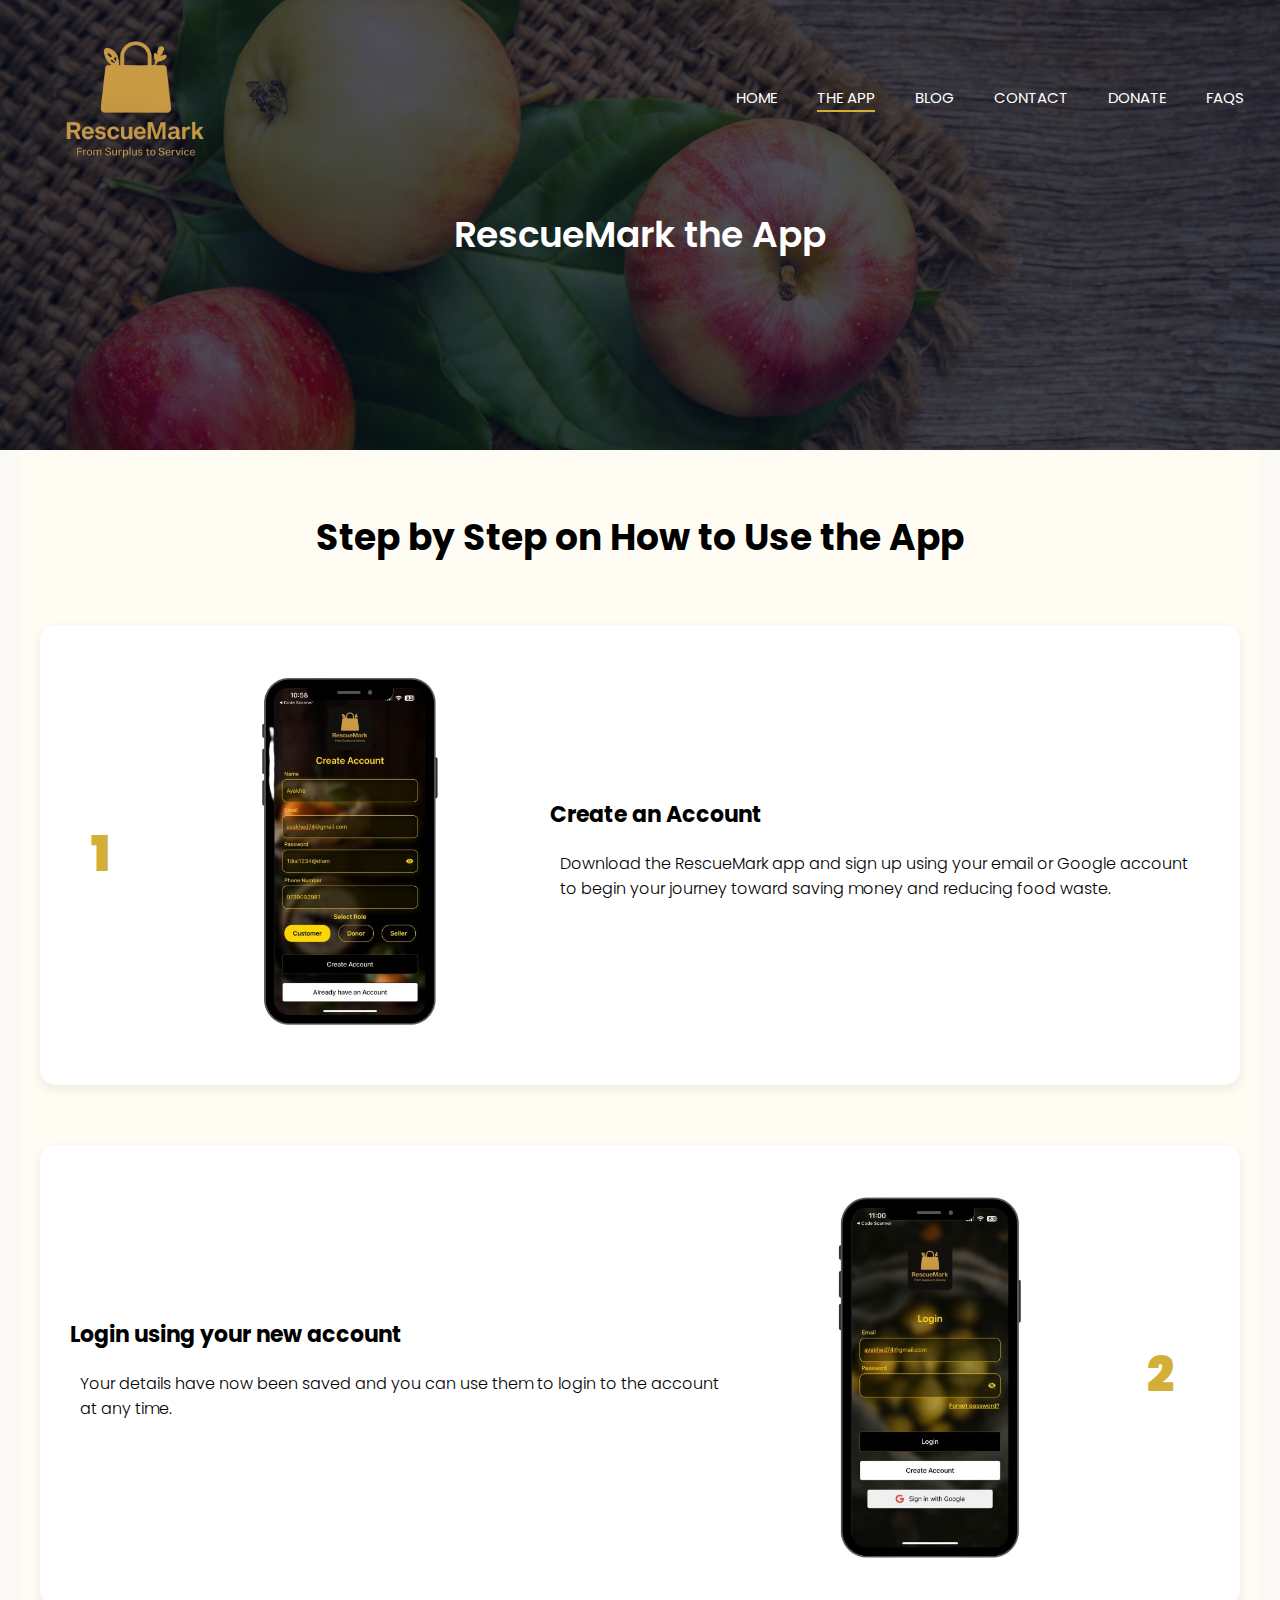
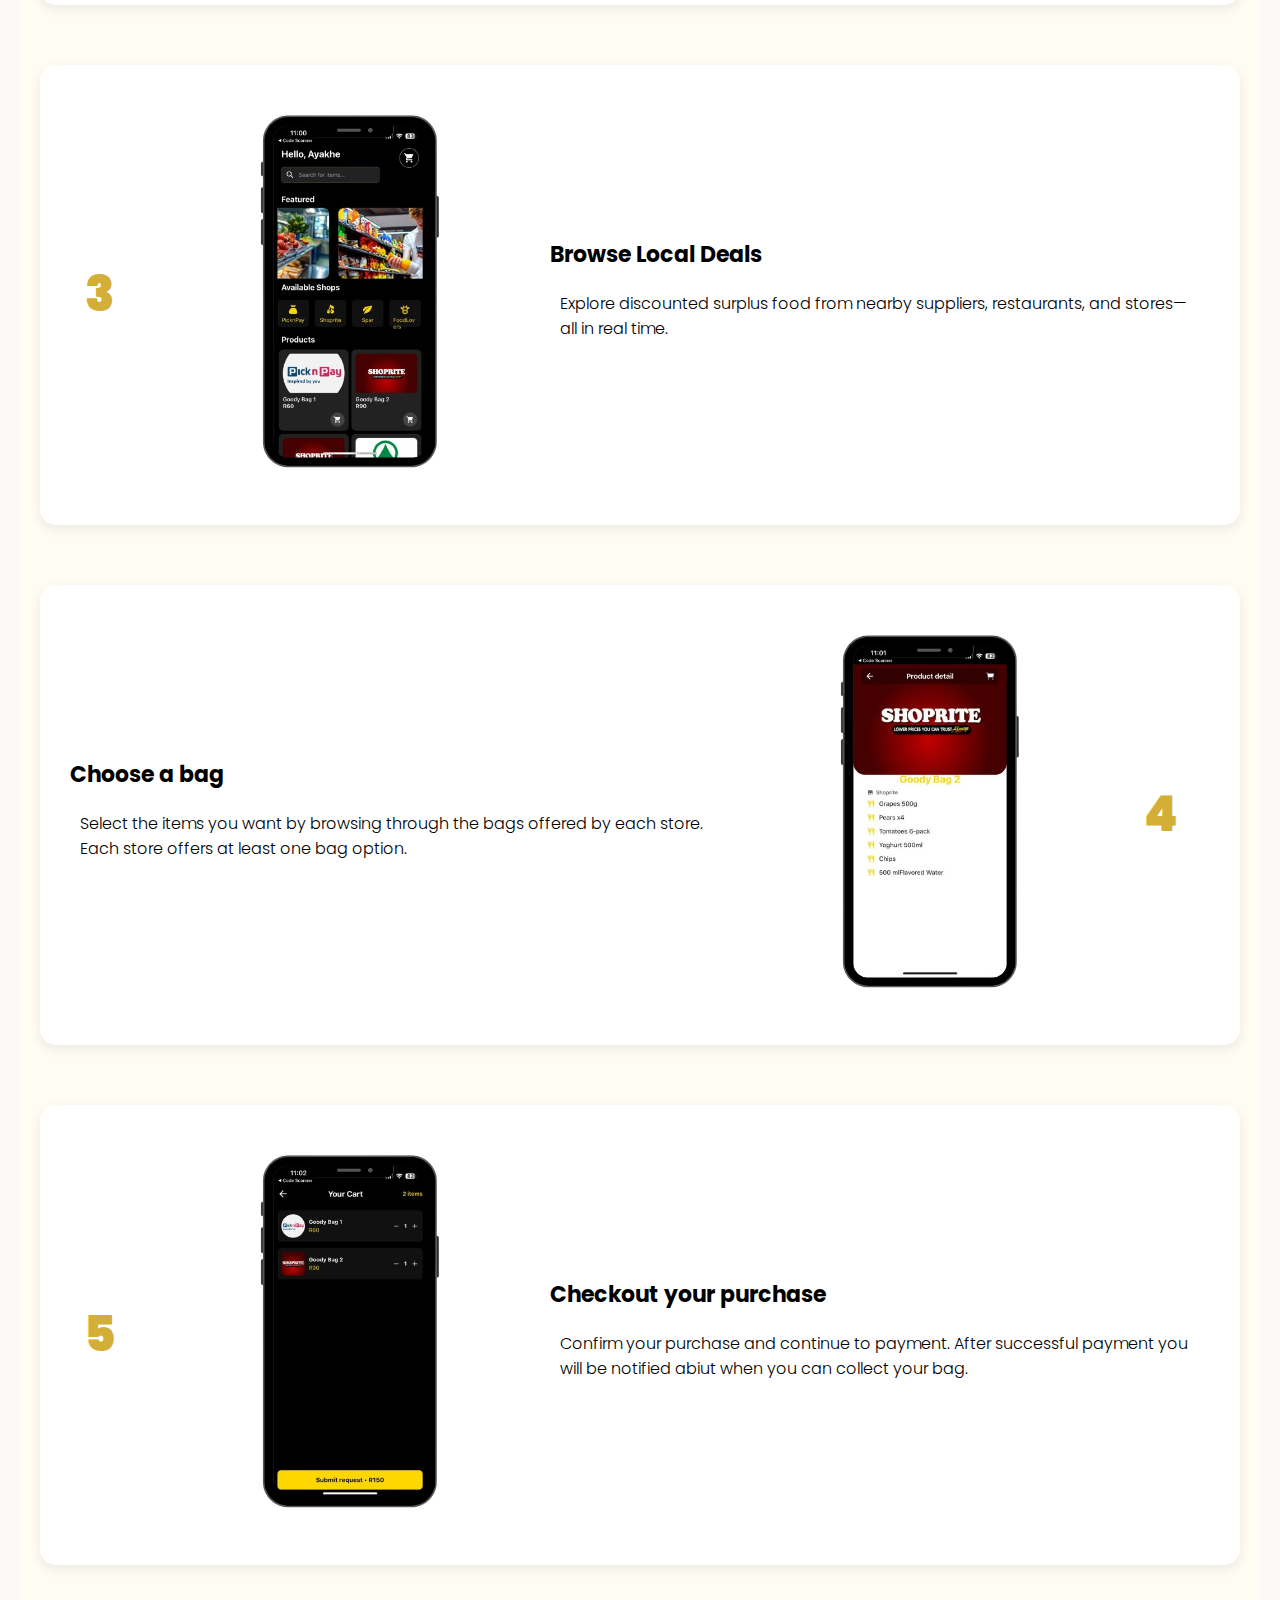
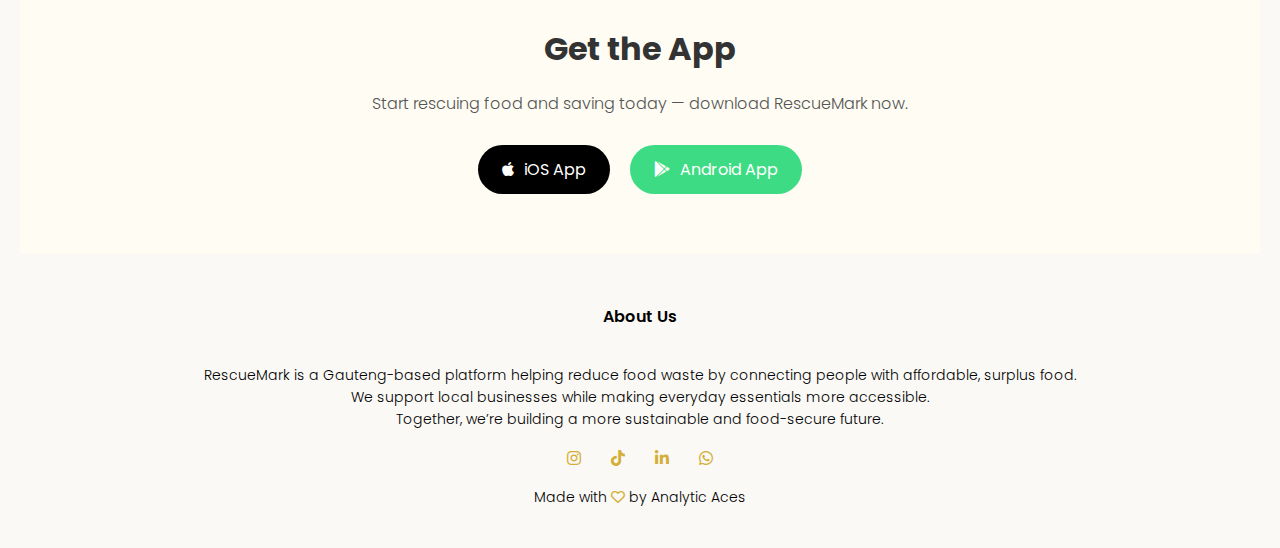
<file: about the app.html>
<!DOCTYPE html> 
<html>
    <head>
        <meta name="viewport" content="width=device-width, initial-scale=1.0">
        <title>The App | RescueMark</title>
        <link rel="stylesheet" href="style-darkgold.css">
        <link rel="preconnect" href="https://fonts.googleapis.com">
        <link rel="preconnect" href="https://fonts.gstatic.com" crossorigin>
        <link href="https://fonts.googleapis.com/css2?family=Poppins:ital,wght@0,100;0,200;0,300;0,400;0,500;0,600;0,700;0,800;0,900;1,100;1,200;1,300;1,400;1,500;1,600;1,700;1,800;1,900&display=swap" rel="stylesheet">
        <link rel="stylesheet" href="https://cdnjs.cloudflare.com/ajax/libs/font-awesome/6.4.0/css/all.min.css">
    </head>
    <body>
        <section class="subheader">
            <nav>
                <a href="index.html"><img src="images/goldlogo.png"></a>
                <div class="nav-links" id="navLinks">
                    <i class="fa fa-times" onclick="hideMenu()"></i>
                    <ul>
                    <li><a href="index.html">HOME</a></li>
                    <!-- <li><a href="aboutRM.html">ABOUT</a></li> -->
                    <li class="active"><a href="about the app.html">THE APP</a></li>
                    <!-- <li><a href="team page.html">MEET THE TEAM</a></li> -->
                    <li><a href="blogRM.html">BLOG</a></li>
                    <li><a href="contactRM.html">CONTACT</a></li>
                    <li><a href="donateRM.html">DONATE</a></li>
                    <li><a href="FAQs.html">FAQS</a></li>
                </ul>
                </div>
                <i class="fa fa-bars" onclick="showMenu()"></i>
            </nav>
            <h1>RescueMark the App</h1>
        </section>

        <!-- Step-by-step guide for using Rescue Hub -->
        <section class="steps-guide">
            <h1>Step by Step on How to Use the App</h1>
            <div class="steps">
                <!-- Step 1 -->
                <div class="step">
                    <div class="step-number">1</div>
                    <div class="phone-frame">
                        <img src="images/appcreateacc.png" alt="Create an Account">
                    </div>
                    <div class="step-text">
                        <h2>Create an Account</h2>
                        <p>Download the RescueMark app and sign up using your email or Google account to begin your journey toward saving money and reducing food waste.</p>
                    </div>
                </div>
        
                <!-- Step 2 -->
                <div class="step">
                    <div class="step-number">2</div>
                    <div class="phone-frame">
                        <img src="images/apploginacc.png" alt="Set Your Preferences">
                    </div>
                    <div class="step-text">
                        <h2>Login using your new account</h2>
                        <p>Your details have now been saved and you can use them to login to the account at any time.</p>
                    </div>
                </div>
        
                <!-- Step 3 -->
                <div class="step">
                    <div class="step-number">3</div>
                    <div class="phone-frame">
                        <img src="images/appbrowse.png" alt="Browse Deals">
                    </div>
                    <div class="step-text">
                        <h2>Browse Local Deals</h2>
                        <p>Explore discounted surplus food from nearby suppliers, restaurants, and stores—all in real time.</p>
                    </div>
                </div>
        
                <!-- Step 4 -->
                <div class="step">
                    <div class="step-number">4</div>
                    <div class="phone-frame">
                        <img src="images/appproduct.png" alt="Make a Purchase">
                    </div>
                    <div class="step-text">
                        <h2>Choose a bag</h2>
                        <p>Select the items you want by browsing through the bags offered by each store. Each store offers at least one bag option.</p>
                    </div>
                </div>
        
                <!-- Step 5 -->
                <div class="step">
                    <div class="step-number">5</div>
                    <div class="phone-frame">
                        <img src="images/appcart.png" alt="Pick Up or Receive Your Order">
                    </div>
                    <div class="step-text">
                        <h2>Checkout your purchase</h2>
                        <p>Confirm your purchase and continue to payment. After successful payment you will be notified abiut when you can collect your bag.</p>
                    </div>
                </div>
            </div>
            <div class="download-buttons">
                <h2>Get the App</h2>
                <p>Start rescuing food and saving today — download RescueMark now.</p>
                    <div class="button-group">
                        <a href="#" class="download-btn ios"><i class="fa-brands fa-apple"></i> iOS App</a>
                        <a href="#" class="download-btn android"><i class="fa-brands fa-google-play"></i> Android App</a>
                    </div>
            </div>

        </section>
        

        <!-- Footer -->
        <section class="footer">
            <h4>About Us</h4>
            <p>RescueMark is a Gauteng-based platform helping reduce food waste by connecting people with affordable, surplus food. 
                <br>We support local businesses while making everyday essentials more accessible.
                <br>Together, we’re building a more sustainable and food-secure future.</p>
            <div class="icons">
                <i class="fa-brands fa-instagram"></i>
                <i class="fa-brands fa-tiktok"></i>
                <i class="fa-brands fa-linkedin-in"></i>
                <i class="fa-brands fa-whatsapp"></i>
            </div>
            <p>Made with <i class="fa-regular fa-heart"></i> by Analytic Aces</p>
        </section>

<!-- Back to Top Button -->
<button id="backToTop" class="back-to-top" aria-label="Back to top">
    <i class="fas fa-chevron-up"></i>
</button>

        <!-- -----JavaScript ------ -->
<script src="/script.js"></script>

<script src="https://cdn.botpress.cloud/webchat/v3.2/inject.js" defer></script>
<script src="https://files.bpcontent.cloud/2025/07/29/13/20250729133757-HL6WZY3E.js" defer></script>
    </body>
</html>
</file>
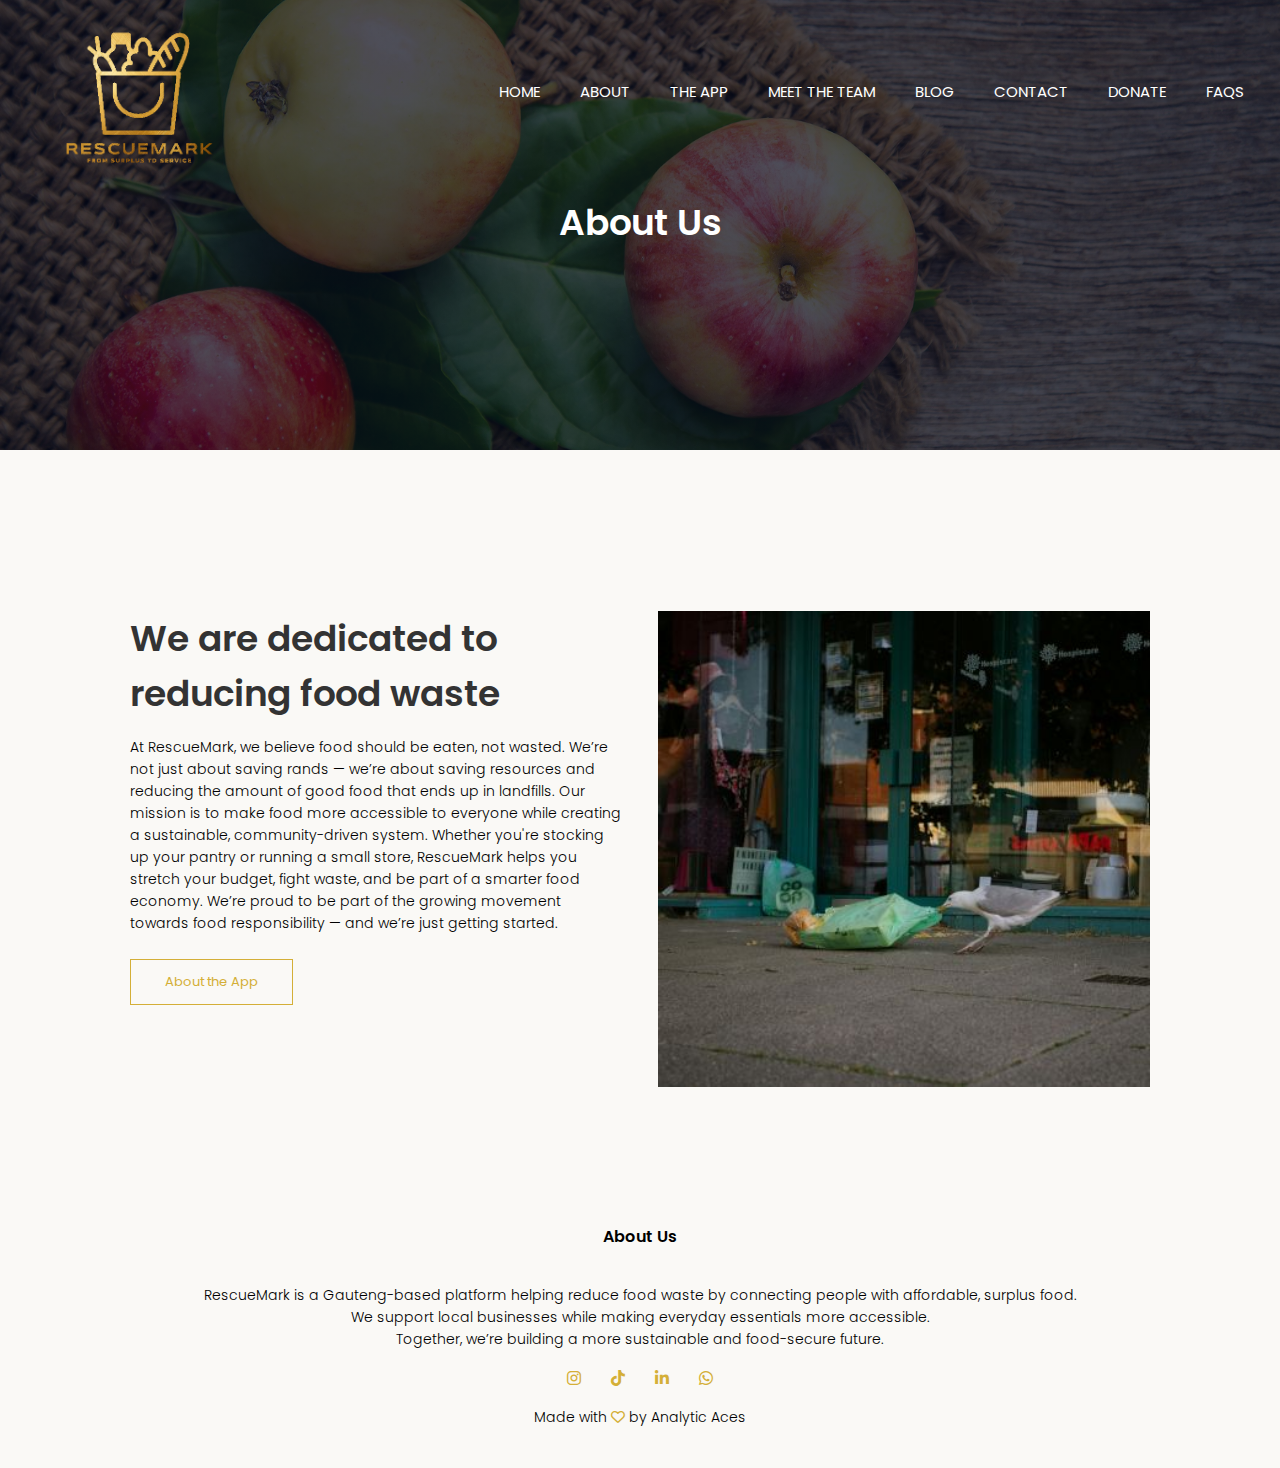
<file: aboutRM.html>
<!DOCTYPE html>
<html>
    <head>
        <meta name="viewport" content="with=device-width, initial-scale=1.0">
        <title>About Us | RescueMark</title>
        <link rel="stylesheet" href="style-darkgold.css">
        <link rel="preconnect" href="https://fonts.googleapis.com">
<link rel="preconnect" href="https://fonts.gstatic.com" crossorigin>
<link href="https://fonts.googleapis.com/css2?family=Poppins:ital,wght@0,100;0,200;0,300;0,400;0,500;0,600;0,700;0,800;0,900;1,100;1,200;1,300;1,400;1,500;1,600;1,700;1,800;1,900&display=swap" rel="stylesheet">
<link rel="stylesheet" href="https://cdnjs.cloudflare.com/ajax/libs/font-awesome/6.4.0/css/all.min.css">
</head>
<body>
    <section class="subheader">
        <nav>
            <a href="index.html"><img src="images/RMNewLogoNoBg.png"></a>
            <div class="nav-links" id="navLinks">
                <i class="fa fa-times" onclick="hideMenu()"></i>
                <ul>
                    <li><a href="index.html">HOME</a></li>
                    <li><a href="aboutRM.html">ABOUT</a></li>
                    <li><a href="about the app.html">THE APP</a></li>
                    <li><a href="team page.html">MEET THE TEAM</a></li>
                    <li><a href="blogRM.html">BLOG</a></li>
                    <li><a href="contactRM.html">CONTACT</a></li>
                    <li><a href="donateRM.html">DONATE</a></li>
                    <li><a href="FAQs.html">FAQS</a></li>
                </ul>
            </div>
            <i class="fa fa-bars" onclick="showMenu()"></i>
        </nav>
        <h1>About Us</h1>
    </section>
<!-- -----About us content--------- -->
<section class="aboutus">
    <div class="row">
        <div class="aboutus-col">
            <h1> We are dedicated to reducing food waste</h1>
            <p>At RescueMark, we believe food should be eaten, not wasted. We’re not just about saving rands — 
                 we’re about saving resources and reducing the amount of good food that ends up in landfills.
                Our mission is to make food more accessible to everyone while creating a sustainable, community-driven system.
                Whether you're stocking up your pantry or running a small store, RescueMark helps you stretch your budget, fight waste, and be part of a smarter food economy.
                We’re proud to be part of the growing movement towards food responsibility — and we’re just getting started.</p>
                <a href="about the app.html" class="hero-btn green-btn">About the App</a>
        </div>
        <div class="aboutus-col">
            <img src="images/waste5.jpg">
        </div>
    </div>
</section>
 <!-- ------- Footer ------- -->
  <section class="footer">
    <h4>About Us</h4>
    <p>RescueMark is a Gauteng-based platform helping reduce food waste by connecting people with affordable, surplus food. 
        <br>We support local businesses while making everyday essentials more accessible.
        <br>Together, we’re building a more sustainable and food-secure future.</p>
        <div class="icons">
            <i class="fa-brands fa-instagram"></i>
            <i class="fa-brands fa-tiktok"></i>
            <i class="fa-brands fa-linkedin-in"></i>
            <i class="fa-brands fa-whatsapp"></i>
        </div>
        <p>Made with <i class="fa-regular fa-heart"></i> by Analytic Aces</p>
  </section>

<!-- -----JavaScript for Toggle Menu------ -->
<script>
    var navLinks = document.getElementById("navLinks");
    function showMenu(){
        navLinks.style.right = "0";
    }
    function hideMenu(){
        navLinks.style.right = "-200px";
    }
</script>
</body>
</html>
</file>
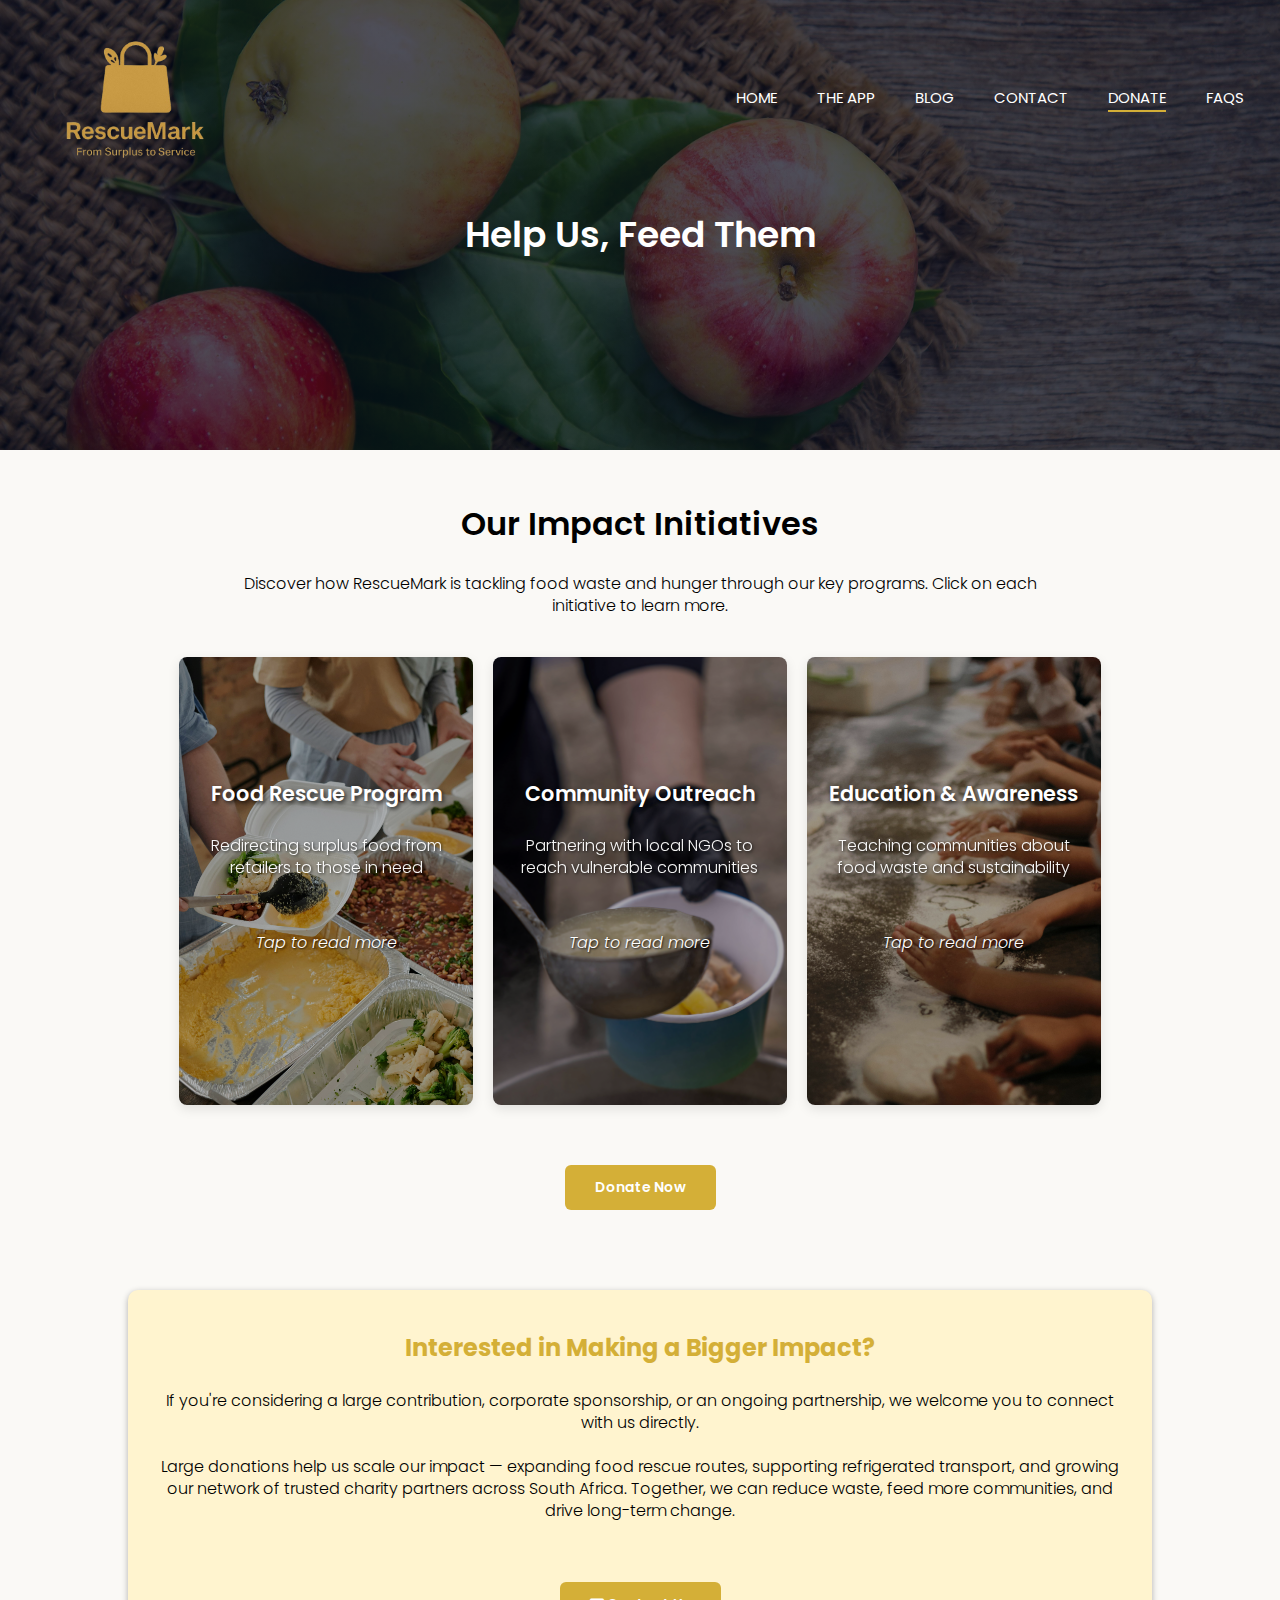
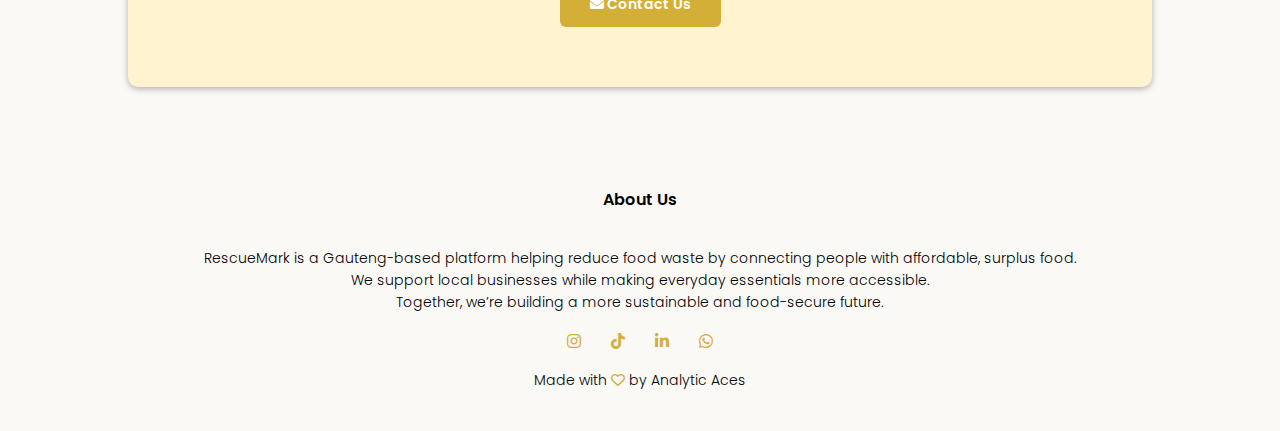
<file: donateRM.html>
<!DOCTYPE html>
<html>
    <head>
        <meta name="viewport" content="with=device-width, initial-scale=1.0">
        <title>Donate | RescueMark</title>
        <link rel="stylesheet" href="style-darkgold.css">
        <link rel="preconnect" href="https://fonts.googleapis.com">
<link rel="preconnect" href="https://fonts.gstatic.com" crossorigin>
<link href="https://fonts.googleapis.com/css2?family=Poppins:ital,wght@0,100;0,200;0,300;0,400;0,500;0,600;0,700;0,800;0,900;1,100;1,200;1,300;1,400;1,500;1,600;1,700;1,800;1,900&display=swap" rel="stylesheet">
<link rel="stylesheet" href="https://cdnjs.cloudflare.com/ajax/libs/font-awesome/6.4.0/css/all.min.css">
</head>
<body>
    <section class="subheader">
        <nav>
            <a href="index.html"><img src="images/goldlogo.png"></a>
            <div class="nav-links" id="navLinks">
                <i class="fa fa-times" onclick="hideMenu()"></i>
                <ul>
                    <li><a href="index.html">HOME</a></li>
                    <!-- <li><a href="aboutRM.html">ABOUT</a></li> -->
                    <li><a href="about the app.html">THE APP</a></li>
                    <!-- <li><a href="team page.html">MEET THE TEAM</a></li> -->
                    <li><a href="blogRM.html">BLOG</a></li>
                    <li><a href="contactRM.html">CONTACT</a></li>
                    <li class="active"><a href="donateRM.html">DONATE</a></li>
                    <li><a href="FAQs.html">FAQS</a></li>
                </ul>
            </div>
            <i class="fa fa-bars" onclick="showMenu()"></i>
        </nav>
        <h1>Help Us, Feed Them</h1>
    </section>
<!-- -----Donate page-------- -->
<section class="donate-section">
<section class="initiatives-section">
    <h1>Our Impact Initiatives</h1>
    <p class="subtitle">Discover how RescueMark is tackling food waste and hunger through our key programs. Click on each initiative to learn more.</p>
    
    <div class="initiatives-grid">
        <!-- Initiative 1 -->
        <div class="initiative-box" onclick="openInitiative(1)">
            <img src="images/ngo1.jpg" alt="Food Rescue" class="initiative-image">
            <div class="initiative-overlay">
                <h3 class="initiative-title">Food Rescue Program</h3>
                <p class="initiative-preview">Redirecting surplus food from retailers to those in need</p>
                <p class="click-hint">Tap to read more</p>
            </div>
        </div>
        
        <!-- Initiative 2 -->
        <div class="initiative-box" onclick="openInitiative(2)">
            <img src="images/ngo4.jpg" alt="Community Outreach" class="initiative-image">
            <div class="initiative-overlay">
                <h3 class="initiative-title">Community Outreach</h3>
                <p class="initiative-preview">Partnering with local NGOs to reach vulnerable communities</p>
                <p class="click-hint">Tap to read more</p>
            </div>
        </div>
        
        <!-- Initiative 3 -->
        <div class="initiative-box" onclick="openInitiative(3)">
            <img src="images/ngoeducation.jpg" alt="Education & Awareness" class="initiative-image">
            <div class="initiative-overlay">
                <h3 class="initiative-title">Education & Awareness</h3>
                <p class="initiative-preview">Teaching communities about food waste and sustainability</p>
                <p class="click-hint">Tap to read more</p>
            </div>
        </div>
    </div>
    
    <!-- Expanded content for each initiative -->
    <div class="initiative-expanded" id="expanded-1">
        <div class="expanded-content">
            <button class="close-btn" onclick="closeInitiative(1)">&times;</button>
            <img src="images/ngo1.jpg" alt="Food Rescue" class="expanded-image">
            <div class="expanded-details">
                <h2 class="expanded-title">Food Rescue Program</h2>
                <p class="expanded-text">Our Food Rescue Program works directly with supermarkets and restaurants to redirect perfectly edible food approaching expiration dates. We collect these items and distribute them to shelters and families in need, reducing waste while fighting hunger.</p>
            </div>
        </div>
    </div>
    
    <div class="initiative-expanded" id="expanded-2">
        <div class="expanded-content">
            <button class="close-btn" onclick="closeInitiative(2)">&times;</button>
            <img src="images/ngo4.jpg" alt="Community Outreach" class="expanded-image">
            <div class="expanded-details">
                <h2 class="expanded-title">Community Outreach</h2>
                <p class="expanded-text">We partner with local NGOs and community organizations to ensure rescued food reaches the most vulnerable populations. Through these collaborations, we've established regular distribution points in underserved neighborhoods across Johannesburg.</p>
            </div>
        </div>
    </div>
    
    <div class="initiative-expanded" id="expanded-3">
        <div class="expanded-content">
            <button class="close-btn" onclick="closeInitiative(3)">&times;</button>
            <img src="images/ngoeducation.jpg" alt="Education & Awareness" class="expanded-image">
            <div class="expanded-details">
                <h2 class="expanded-title">Education & Awareness</h2>
                <p class="expanded-text">Our education programs teach communities about food waste reduction, proper storage, and creative cooking with leftovers. We believe education is key to creating long-term solutions for both food waste and hunger.</p>
            </div>
        </div>
    </div>
</section>

        <a href="https://paystack.shop/pay/8pqdod1u91" class="donate-btn">Donate Now</a>

        <div class="big-donation-box">
            <h2>Interested in Making a Bigger Impact?</h2>
            <p>If you're considering a large contribution, corporate sponsorship, or an ongoing partnership, 
                we welcome you to connect with us directly.<br><br>
                Large donations help us scale our impact — expanding food rescue routes, supporting refrigerated transport, 
                and growing our network of trusted charity partners across South Africa. Together, we can reduce waste, feed more 
                communities, and drive long-term change.</p>
            <a href="mailto:kryspats@gmail.com" class="big-donate-btn">
                <i class="fa fa-envelope"></i> Contact Us
            </a>
        </div>
    </section>
 <!-- ------- Footer ------- -->
  <section class="footer">
    <h4>About Us</h4>
    <p>RescueMark is a Gauteng-based platform helping reduce food waste by connecting people with affordable, surplus food. 
        <br>We support local businesses while making everyday essentials more accessible.
        <br>Together, we’re building a more sustainable and food-secure future.</p>
        <div class="icons">
            <i class="fa-brands fa-instagram"></i>
            <i class="fa-brands fa-tiktok"></i>
            <i class="fa-brands fa-linkedin-in"></i>
            <i class="fa-brands fa-whatsapp"></i>
        </div>
        <p>Made with <i class="fa-regular fa-heart"></i> by Analytic Aces</p>
  </section>

<!-- Back to Top Button -->
<button id="backToTop" class="back-to-top" aria-label="Back to top">
    <i class="fas fa-chevron-up"></i>
</button>

<!-- -----JavaScript ------ -->
<script src="/script.js"></script>

<script src="https://cdn.botpress.cloud/webchat/v3.2/inject.js" defer></script>
<script src="https://files.bpcontent.cloud/2025/07/29/13/20250729133757-HL6WZY3E.js" defer></script>
</body>
</html>
</file>
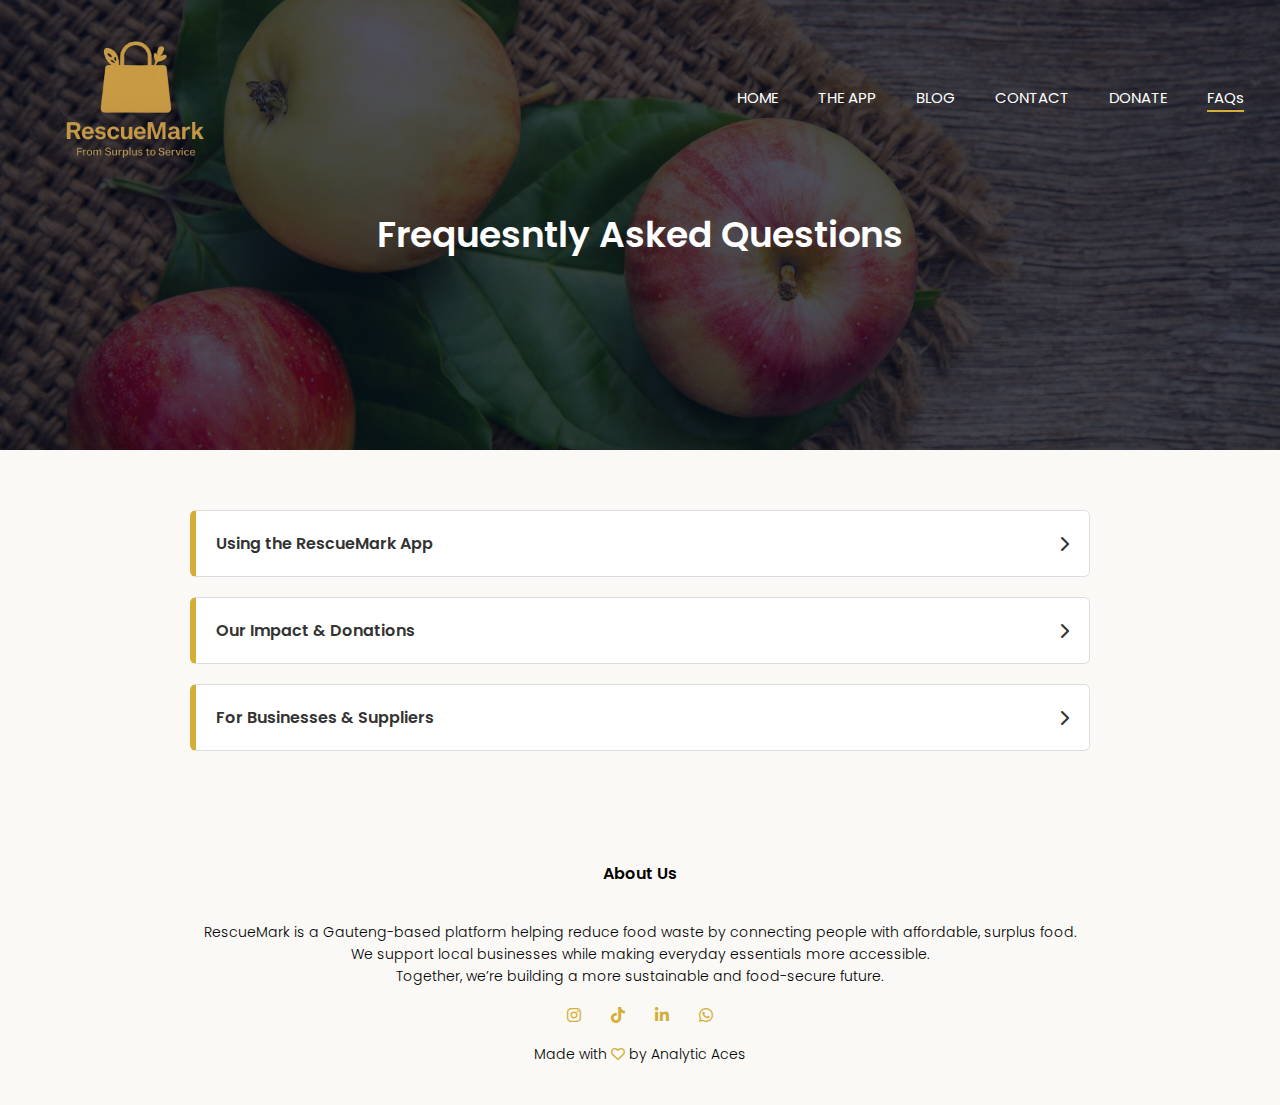
<file: FAQs.html>
<!DOCTYPE html>
<html>
    <head>
        <meta name="viewport" content="with=device-width, initial-scale=1.0">
        <title>FAQs | RescueMark</title>
        <link rel="stylesheet" href="style-darkgold.css">
        <link rel="preconnect" href="https://fonts.googleapis.com">
<link rel="preconnect" href="https://fonts.gstatic.com" crossorigin>
<link href="https://fonts.googleapis.com/css2?family=Poppins:ital,wght@0,100;0,200;0,300;0,400;0,500;0,600;0,700;0,800;0,900;1,100;1,200;1,300;1,400;1,500;1,600;1,700;1,800;1,900&display=swap" rel="stylesheet">
<link rel="stylesheet" href="https://cdnjs.cloudflare.com/ajax/libs/font-awesome/6.4.0/css/all.min.css">
</head>
<body>
    <section class="subheader">
        <nav>
            <a href="index.html"><img src="images/goldlogo.png"></a>
            <div class="nav-links" id="navLinks">
                <i class="fa fa-times" onclick="hideMenu()"></i>
                <ul>
                    <li><a href="index.html">HOME</a></li>
                    <!-- <li><a href="aboutRM.html">ABOUT</a></li> -->
                    <li><a href="about the app.html">THE APP</a></li>
                    <!-- <li><a href="team page.html">MEET THE TEAM</a></li> -->
                    <li><a href="blogRM.html">BLOG</a></li>
                    <li><a href="contactRM.html">CONTACT</a></li>
                    <li><a href="donateRM.html">DONATE</a></li>
                    <li class="active"><a href="FAQs.html">FAQs</a></li>
                </ul>
            </div>
            <i class="fa fa-bars" onclick="showMenu()"></i>
        </nav>
        <h1>Frequesntly Asked Questions</h1>
    </section>
<!-- -----Fequently asked questions--------- -->
<section class="faq-container">

  <!-- TOPIC 1 -->
  <div class="topic">
    <div class="topic-header">
      <span>Using the RescueMark App</span>
      <i class="fa fa-chevron-right arrow"></i>
    </div>
    <div class="question-list">
      <div class="question">
        How do I find discounted food near me?
        <i class="fa fa-angle-right arrow"></i>
      </div>
      <div class="answer">
        You can enter your location or enable GPS to find listings from nearby suppliers offering discounted surplus food.
      </div>

      <div class="question">
        Can I choose dietary preferences?
        <i class="fa fa-angle-right arrow"></i>
      </div>
      <div class="answer">
        Yes, RescueMark allows you to filter out allergens and select your dietary needs when creating your profile.
      </div>
    </div>
  </div>

  <!-- TOPIC 2 -->
  <div class="topic">
    <div class="topic-header">
      <span>Our Impact & Donations</span>
      <i class="fa fa-chevron-right arrow"></i>
    </div>
    <div class="question-list">
      <div class="question">
        What happens to the food that isn’t sold?
        <i class="fa fa-angle-right arrow"></i>
      </div>
      <div class="answer">
        Unsold but safe-to-eat food is redirected through our network of NGOs and charities to help feed vulnerable communities.
      </div>

      <div class="question">
        Can I donate to support the cause?
        <i class="fa fa-angle-right arrow"></i>
      </div>
      <div class="answer">
        Absolutely! Visit our Donate page to support logistics, technology, and community outreach efforts.
      </div>
    </div>
  </div>

  <!-- TOPIC 3 -->
  <div class="topic">
    <div class="topic-header">
      <span>For Businesses & Suppliers</span>
      <i class="fa fa-chevron-right arrow"></i>
    </div>
    <div class="question-list">
      <div class="question">
        How can my business partner with RescueMark?
        <i class="fa fa-angle-right arrow"></i>
      </div>
      <div class="answer">
        You can reach out through our Contact page or email us at partners@rescuemark.org. We’d love to hear from you!
      </div>

      <div class="question">
        Is there a cost to list surplus food?
        <i class="fa fa-angle-right arrow"></i>
      </div>
      <div class="answer">
        No — RescueMark is free to join. We believe in making surplus food accessible and rewarding for everyone.
      </div>
    </div>
  </div>

</section>

<script>
  const topics = document.querySelectorAll('.topic-header');

  topics.forEach(header => {
    header.addEventListener('click', () => {
      const topic = header.parentElement;
      topic.classList.toggle('active');
    });
  });

  const questions = document.querySelectorAll('.question');

  questions.forEach(question => {
    question.addEventListener('click', () => {
      const answer = question.nextElementSibling;
      const arrow = question.querySelector('.arrow');
      const isOpen = answer.style.display === 'block';

      document.querySelectorAll('.answer').forEach(a => a.style.display = 'none');
      document.querySelectorAll('.question .arrow').forEach(a => a.classList.remove('rotate'));

      if (!isOpen) {
        answer.style.display = 'block';
        arrow.classList.add('rotate');
      }
    });
  });
</script>

 <!-- ------- Footer ------- -->
  <section class="footer">
    <h4>About Us</h4>
    <p>RescueMark is a Gauteng-based platform helping reduce food waste by connecting people with affordable, surplus food. 
        <br>We support local businesses while making everyday essentials more accessible.
        <br>Together, we’re building a more sustainable and food-secure future.</p>
        <div class="icons">
            <i class="fa-brands fa-instagram"></i>
            <i class="fa-brands fa-tiktok"></i>
            <i class="fa-brands fa-linkedin-in"></i>
            <i class="fa-brands fa-whatsapp"></i>
        </div>
        <p>Made with <i class="fa-regular fa-heart"></i> by Analytic Aces</p>
  </section>

<!-- Back to Top Button -->
<button id="backToTop" class="back-to-top" aria-label="Back to top">
    <i class="fas fa-chevron-up"></i>
</button>

<!-- -----JavaScript ------ -->
<script src="/script.js"></script>

<script src="https://cdn.botpress.cloud/webchat/v3.2/inject.js" defer></script>
<script src="https://files.bpcontent.cloud/2025/07/29/13/20250729133757-HL6WZY3E.js" defer></script>
</body>
</html>
</file>
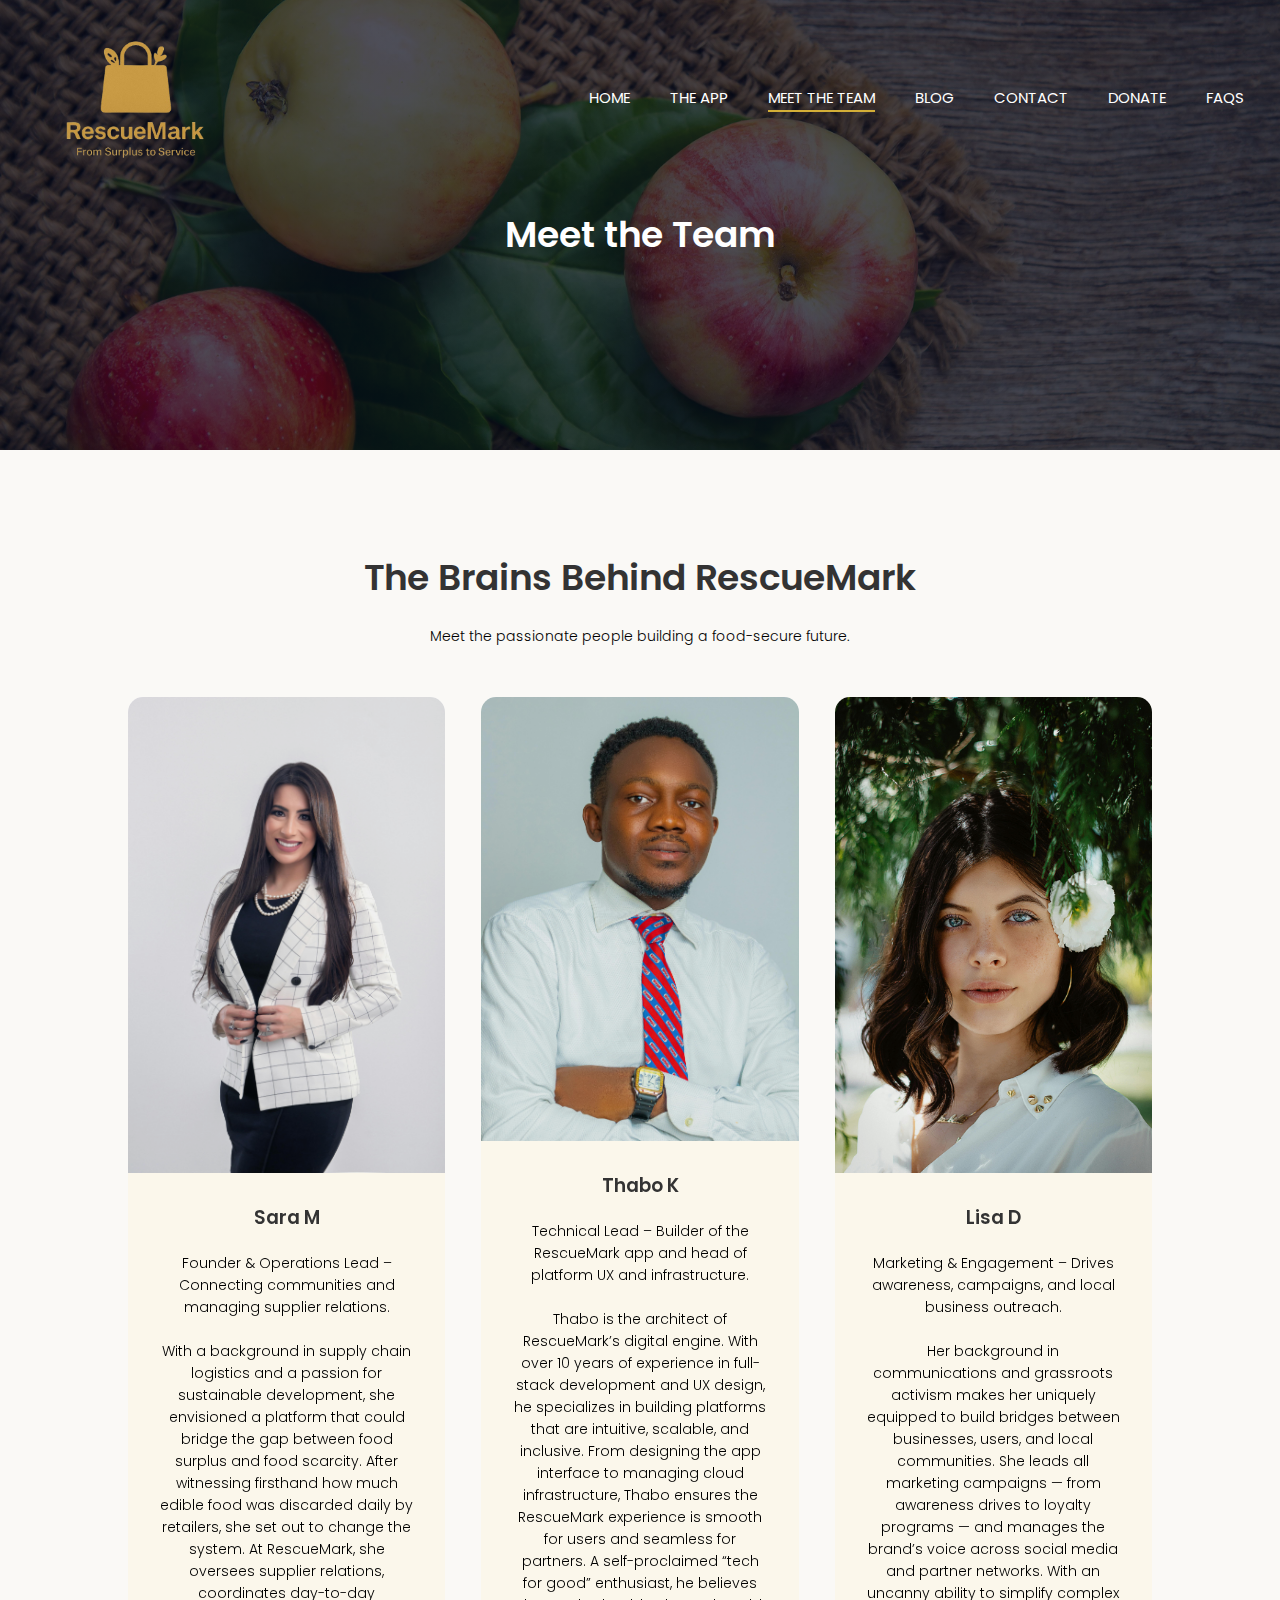
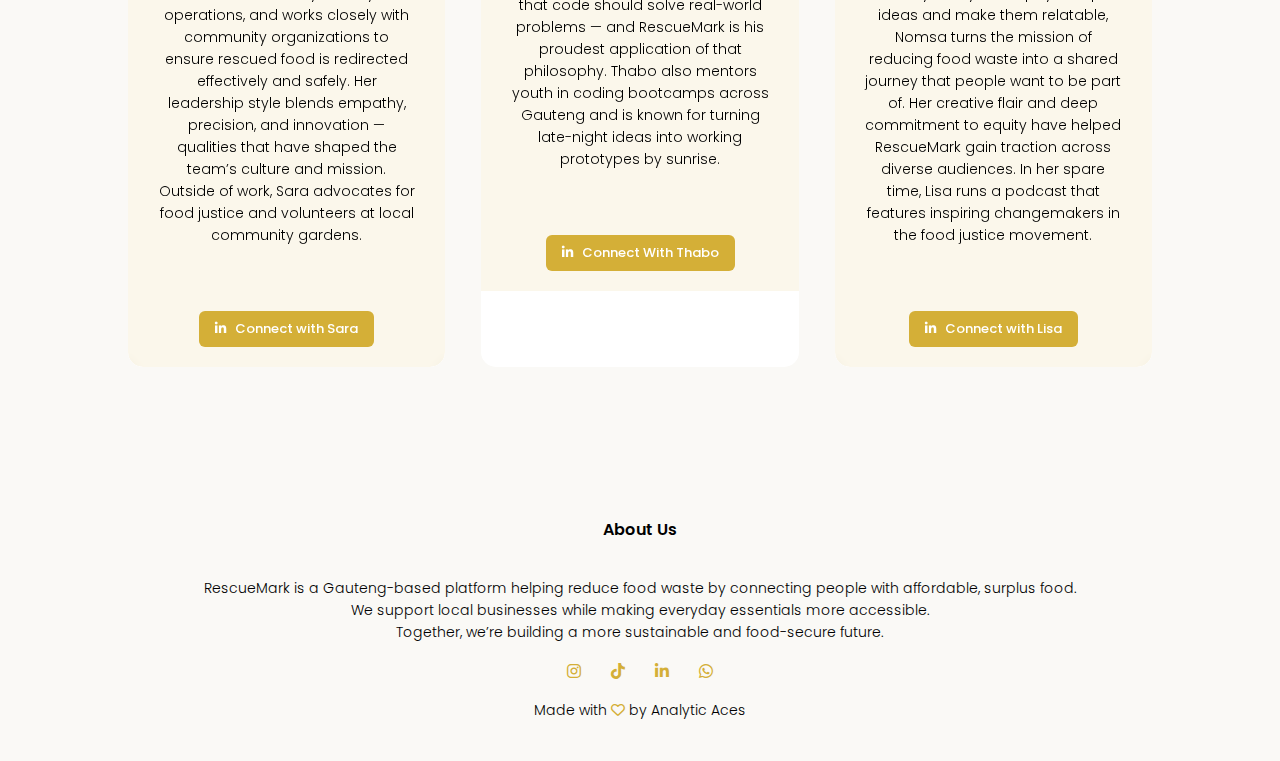
<file: team page.html>
<!DOCTYPE html>
<html>
<head>
    <meta name="viewport" content="with=device-width, initial-scale=1.0">
    <title>Meet the Team | RescueMark</title>
    <link rel="stylesheet" href="style-darkgold.css">
    <link rel="preconnect" href="https://fonts.googleapis.com">
    <link rel="preconnect" href="https://fonts.gstatic.com" crossorigin>
    <link href="https://fonts.googleapis.com/css2?family=Poppins:wght@400;600&display=swap" rel="stylesheet">
    <link rel="stylesheet" href="https://cdnjs.cloudflare.com/ajax/libs/font-awesome/6.4.0/css/all.min.css">
</head>
<body>
<section class="subheader">
    <nav>
        <a href="index.html"><img src="images/goldlogo.png"></a>
            <div class="nav-links" id="navLinks">
                <i class="fa fa-times" onclick="hideMenu()"></i>
                <ul>
                    <li><a href="index.html">HOME</a></li>
                    <!-- <li><a href="aboutRM.html">ABOUT</a></li> -->
                    <li><a href="about the app.html">THE APP</a></li>
                    <li class="active"><a href="team page.html">MEET THE TEAM</a></li>
                    <li><a href="blogRM.html">BLOG</a></li>
                    <li><a href="contactRM.html">CONTACT</a></li>
                    <li><a href="donateRM.html">DONATE</a></li>
                    <li><a href="FAQs.html">FAQS</a></li>
                </ul>
            </div>
            <i class="fa fa-bars" onclick="showMenu()"></i>
    </nav>
    <h1>Meet the Team</h1>
</section>

<!-- ----- Team Section ----- -->
<section class="team-section">
        <h1>The Brains Behind RescueMark</h1>
        <p>Meet the passionate people building a food-secure future.</p>
        <div class="team-container">
            <div class="team-member">
                <img src="images/headshotgirl5.jpg" alt="Sara M">
                <div class="member-info">
                    <h3>Sara M</h3>
                    <p>Founder & Operations Lead – Connecting communities and managing supplier relations.<br><br>
                        With a background in supply chain logistics and a passion for 
                        sustainable development, she envisioned a platform that could bridge the gap between food surplus and food 
                        scarcity. After witnessing firsthand how much edible food was discarded daily by retailers, she set out to change
                         the system. At RescueMark, she oversees supplier relations, coordinates day-to-day operations, and works closely 
                         with community organizations to ensure rescued food is redirected effectively and safely. Her leadership style 
                         blends empathy, precision, and innovation — qualities that have shaped the team’s culture and mission. Outside 
                         of work, Sara advocates for food justice and volunteers at local community gardens.</p>
                    <a href="" target="_blank" class="linkedin-btn">
                    <i class="fab fa-linkedin-in"></i> Connect with Sara</a>
                </div>
            </div>
            <div class="team-member">
                <img src="images/headshotman.jpg" alt="Thabo K">
                <div class="member-info">
                    <h3>Thabo K</h3>
                    <p>Technical Lead – Builder of the RescueMark app and head of platform UX and infrastructure.<br><br>
                        Thabo is the architect of RescueMark’s digital engine. With over 10 years of experience in full-stack 
                        development and UX design, he specializes in building platforms that are intuitive, scalable, and inclusive. 
                        From designing the app interface to managing cloud infrastructure, Thabo ensures the RescueMark experience is 
                        smooth for users and seamless for partners. A self-proclaimed “tech for good” enthusiast, he believes that code 
                        should solve real-world problems — and RescueMark is his proudest application of that philosophy. Thabo also mentors 
                        youth in coding bootcamps across Gauteng and is known for turning late-night ideas into working prototypes by sunrise.</p>
                    <a href="" target="_blank" class="linkedin-btn">
                    <i class="fab fa-linkedin-in"></i> Connect With Thabo
                    </a>
                </div>
            </div>
            <div class="team-member">
                <img src="images/headshotgirl6.jpg" alt="Lisa D">
                <div class="member-info">
                    <h3>Lisa D</h3>
                    <p>Marketing & Engagement – Drives awareness, campaigns, and local business outreach.<br><br>
                    Her background in communications and grassroots activism makes her 
                    uniquely equipped to build bridges between businesses, users, and local communities. She leads all marketing campaigns — 
                    from awareness drives to loyalty programs — and manages the brand’s voice across social media and partner networks. 
                    With an uncanny ability to simplify complex ideas and make them relatable, Nomsa turns the mission of reducing food 
                    waste into a shared journey that people want to be part of. Her creative flair and deep commitment to equity have helped 
                    RescueMark gain traction across diverse audiences. In her spare time, Lisa runs a podcast that features inspiring 
                    changemakers in the food justice movement.</p>
                    <a href="" target="_blank" class="linkedin-btn">
                    <i class="fab fa-linkedin-in"></i> Connect with Lisa
                    </a>
                </div>
            </div>
        </div>
    </section>

<!-- ------- Footer ------- -->
<section class="footer">
    <h4>About Us</h4>
    <p>RescueMark is a Gauteng-based platform helping reduce food waste by connecting people with affordable, surplus food. 
        <br>We support local businesses while making everyday essentials more accessible.
        <br>Together, we’re building a more sustainable and food-secure future.</p>
    <div class="icons">
        <i class="fa-brands fa-instagram"></i>
        <i class="fa-brands fa-tiktok"></i>
        <i class="fa-brands fa-linkedin-in"></i>
        <i class="fa-brands fa-whatsapp"></i>
    </div>
    <p>Made with <i class="fa-regular fa-heart"></i> by Analytic Aces</p>
</section>

<!-- -----JavaScript ------ -->
<script src="/script.js"></script>

<script src="https://cdn.botpress.cloud/webchat/v3.2/inject.js" defer></script>
<script src="https://files.bpcontent.cloud/2025/07/29/13/20250729133757-HL6WZY3E.js" defer></script>

</body>
</html>
</file>
<file: style-darkgold.css>
*{
    margin: 0;
    padding: 0;
    font-family: 'Poppins' , sans-serif;
}

.header{
    min-height: 100vh;
    width: 100%;
    background-image: linear-gradient(rgba(4,9,30,0.3),rgba(4,9,30,0.3)),url(images/spaghetti.jpg);
    background-position: center;
    background-size: cover;
    position: relative;
    padding-top: 0px;
}
.subheader h1{
  padding-top: 10px;
}

nav {
    display: flex;
    padding: 0px 0%;
    justify-content: space-between;
    align-items: center;
}

nav img{
    width: 170px;
    padding-left: 30%;
    padding-top: 20px;
}
.nav-links{
    flex: 1;
    text-align: right;
}
.nav-links ul li{
    list-style: none;
    display: inline-block;
    padding: 2px 18px;
    position: relative;
    right: 18px;
   
}
.nav-links ul li a{
    color: white;
    text-decoration: none;
    font-size: 15px;
}
.nav-links ul li.active::after {
    width: 100%; 
}
.nav-links ul li::after{
    content: '';
    width: 0%;
    height: 2px;
    background: #D4AF37;
    display: block;
    margin: auto;
    transition: 0.5s;
}
.nav-links ul li:hover::after{
    width: 100%;
}
.text-box{
    width: 90%;
    color: white;
    position: absolute;
    top: 50%;
    left: 50%;
    transform: translate(-50%, -50%);
    text-align: center;
}
.text-box h1{
    font-size: 62px;
}
.text-box p{
    margin: 10px 0 40px;
    font-size: 14px;
    color: white;
}
.hero-btn{
    display: inline-block;
    text-decoration: none;
    color: white;
    border: 1px solid white;
    padding: 12px 34px;
    font-size: 13px;
    background: transparent;
    position: relative;
    cursor: pointer;
}
.hero-btn:hover{
    border: 1px solid #D4AF37;
    background: #D4AF37;
    color: #333;
    transition: 1s;
}
nav .fa{
    display: none;
}

/* Modern Mobile Menu - Mobile Only */
@media (max-width: 768px) {
    .text-box h1{
        font-size: 37px;
    }
    .nav-links ul {
        text-align: left !important; 
    }
    
    .nav-links ul li {
        display: block;
        text-align: left !important;
        opacity: 0;
        transform: translateX(50px);
        transition: all 0.5s ease;
        margin: 15px 0;
        padding: 0;
        width: 100%;
    }
    
    nav .fa-bars {
        display: block !important;
        position: absolute; 
        top: 60px;
        right: 40px;
        font-size: 24px;
        color: white;
        cursor: pointer;
        z-index: 1001;
        background: rgba(0,0,0,0.3);
        padding: 10px;
        border-radius: 5px;
        backdrop-filter: blur(10px);
    }
    
    /* Mobile menu panel */
    .nav-links {
        position: fixed;
        top: 0;
        right: -100%;
        width: 280px;
        height: 100vh;
        background: linear-gradient(135deg, #D4AF37 0%, #b8932e 100%);
        transition: all 0.4s ease;
        z-index: 1000;
        padding: 70px 25px 30px 25px;
        box-shadow: -10px 0 50px rgba(0,0,0,0.3);
        text-align: left;
    }
    
    .nav-links.active {
        right: 0;
    }
    
    /* Show menu items when active */
    .nav-links.active ul li {
        opacity: 1;
        transform: translateX(0);
        text-align: left;
    }
    
    /* Staggered animation */
    .nav-links.active ul li:nth-child(1) { transition-delay: 0.1s; }
    .nav-links.active ul li:nth-child(2) { transition-delay: 0.2s; }
    .nav-links.active ul li:nth-child(3) { transition-delay: 0.3s; }
    .nav-links.active ul li:nth-child(4) { transition-delay: 0.4s; }
    .nav-links.active ul li:nth-child(5) { transition-delay: 0.5s; }
    .nav-links.active ul li:nth-child(6) { transition-delay: 0.6s; }
    
    .nav-links ul li a {
        color: white;
        text-decoration: none;
        font-size: 18px;
        font-weight: 600;
        display: block;
        padding: 15px 20px;
        border-radius: 10px;
        transition: all 0.3s ease;
        background: rgba(255,255,255,0.1);
        text-align: left;
        width: 100%;
        box-sizing: border-box;
    }
    
    .nav-links ul li a:hover {
        background: rgba(255,255,255,0.2);
        transform: translateX(10px);
    }
    
    /* Close button */
    .nav-links .fa-times {
        display: block !important;
        position: absolute;
        top: 20px;
        right: 20px;
        font-size: 24px;
        color: white;
        cursor: pointer;
        z-index: 1002;
        background: rgba(0,0,0,0.3);
        padding: 8px;
        border-radius: 5px;
        backdrop-filter: blur(10px);
    }
    
    .nav-links:not(.active) .fa-times {
        display: none !important;
    }
    
    .menu-overlay {
        position: fixed;
        top: 0;
        left: 0;
        width: 100%;
        height: 100%;
        background: rgba(0,0,0,0.5);
        z-index: 999;
        opacity: 0;
        visibility: hidden;
        transition: all 0.3s ease;
    }
    
    .menu-overlay.active {
        opacity: 1;
        visibility: visible;
    }
    
    .nav-links.active ~ .fa-bars {
        display: none !important;
    }
}

/* Desktop styles - keep normal menu */
@media (min-width: 769px) {
    nav .fa-bars {
        display: none !important;
    }
    
    .nav-links .fa-times {
        display: none !important;
    }
    
    .nav-links {
        position: relative !important;
        right: 0 !important;
        width: auto !important;
        height: auto !important;
        background: transparent !important;
        padding: 0 !important;
        box-shadow: none !important;
        text-align: right !important;
    }
    
    .nav-links ul li {
        display: inline-block !important;
        opacity: 1 !important;
        transform: none !important;
        text-align: center !important;
        width: auto !important;
    }
    
    .menu-overlay {
        display: none !important;
    }
}
/* -------- progress bar -------------- */
#progressBar {
  position: fixed;
  top: 0;
  left: 0;
  width: 0%;
  height: 5px;
  background-color: #D4AF37; 
  z-index: 9999;
  transition: width 0.25s ease-out;
}
/* -----About us------ */

.about{
    width: 80%;
    margin: auto;
    text-align: center;
    padding-top: 100px;
}
h1{
    font-size: 36px;
    font-weight: 600;
}
p{
    color: black;
    font-size: 14px;
    font-weight: 300;
    line-height: 22px;
    padding: 10px;
}
.row{
    margin-top: 5%;
    display: flex;
    justify-content: space-between;
}
.about-col{
    flex-basis: 31%;
    background-color: #FFFAE5;
    border-radius: 10px;
    margin-bottom: 5%;
    padding: 20px 12px;
    box-sizing: border-box;
    transition: 0.5s;
}
h3{
    text-align: center;
    font-weight: 600;
    margin: 10px 0;
}
.about-col:hover{
    box-shadow: 0 0 20px 0px #aa8a1f;
}

@media(max-width: 700px){
    .row{
        flex-direction: column;
    }
}

/* ------ offerings ----- */

.offerings{
    width: 80%;
    margin: auto;
    text-align: center;
    padding-top: 50px;
}
.offerings-col{
    flex-basis: 32%;
    border-radius: 10px;
    margin-bottom: 30px;
    position: relative;
    overflow: hidden;
}
.offerings-col img{
    width: 100%;
    display: block ;
}
.layer{
    background: transparent;
    height: 100%;
    width: 100%;
    position: absolute;
    top: 0;
    left: 0;
    transition: 0.5s;
}
.layer:hover{
    background: rgba(212, 175, 55, 0.5);
}
.layer h3{
    width: 100%;
    font-weight: 500;
    color: white;
    font-size: 26px;
    bottom: 0;
    left: 50%;
    transform: translateX(-50%);
    position: absolute;
    opacity: 0;
    transition: 0.5s;
}
.layer:hover h3{
    bottom: 49%;
    opacity: 1;
}
/* -------- how we help ---------- */

.help{
    width: 80%;
    margin: auto;
    text-align: center;
    padding-top: 100px;
}
.help-col{
    flex-basis: 31%;
    border-radius: 10px;
    margin-bottom: 5%;
    text-align: center;
}
.help-col img{
    width: 100%;
    border-radius: 10px;
    transition: transform 0.3s ease;
}
.help-col:hover img{
    transform: scale(1.05);
}
.help-col p{
    padding: 0;
}
.help-col h3{
    margin-top: 16px;
    margin-bottom: 15px;
    text-align: center;
}

/* -------reviews------- */
.reviews{
    width: 80%;
    margin: auto;
    padding-top: 100px;
    text-align: center;

}
.reviews-col{
    flex-basis: 44%;
    border-radius: 10px;
    margin-bottom: 5%;
    text-align: left;
    background-color: #FFFAE5;
    padding: 25px;
    cursor: pointer;
    display: flex;
}
.reviews-col img{
    height: 60px;
    margin-left: 5px;
    margin-right: 30px;
    border-radius: 50%;
}
.reviews-col p{
    padding: 0;
}
.reviews-col h3{
    margin-top: 15px;
    text-align: left;
}
.reviews-col .fa-star, .fa-star-half-stroke, .fa-star-o {
    color: #FFCC00;
    transition: 0.3s;
}
.reviews-col .fa-star:hover, .fa-star-half-stroke:hover, .fa-star-o:hover {
    color: #D4AF37;
}
@media(max-width: 700px){
    .reviews-col img{
        margin-left: 0px;
        margin-right: 15px;
    }
}
/* ----- call to action ------- */

.cta{
    margin: 100px  auto;
    width: 80%;
    background-image: linear-gradient(rgba(0,0,0,0.7),rgba(0,0,0,0.7)), url(images/lemons.jpg);
    background-position: center;
    background-size: cover;
    border-radius: 10px;
    text-align: center;
    padding: 100px 0;
}
.cta h1{
    color: white;
    margin-bottom: 40px;
    padding: 0;
}
@media(max-width: 700px){
    .cta h1{
        font-size: 24px;
    }
}
/* ------- footer -------- */

.footer{
    width: 100%;
    text-align: center;
    padding: 30px 0;
}
.footer h4{
    color: black;
    margin-bottom: 25px;
    margin-top: 20px;
    font-weight: 600;
}
.icons .fa-brands{
    color: #D4AF37;
    margin: 0 13px;
    cursor: pointer;
    padding: 10px 0;
}
.fa-heart{
    color: #D4AF37;
}
/* ------- About Page ---------- */
.subheader{
    height: 50vh;
    width: 100%;
    background-image: linear-gradient(rgba(4,9,30,0.7),rgba(4,9,30,0.7)),url(images/apples2.jpg);
    background-position: center;
    background-size: cover;
    text-align: center;
    color: white;
}
.subheader h1{
    margin-bottom: 10px;
}
.aboutus{
    width: 80%;
    margin: auto;
    padding-top: 80px;
    padding-bottom: 50px;
}
.aboutus-col{
    flex-basis: 48%;
    padding: 30px 2px;
}
.aboutus-col img{
    width: 100%;
}
.aboutus-col h1{
    padding-top: 0;
    text-align: left;
}
.aboutus-col p{
    padding: 15px 0 25px;
    text-align: left;
}
.green-btn{
    border: 1px solid #D4AF37;
    background: transparent;
    color: #D4AF37;
}
.green-btn:hover{
    color: white;
}
/* ------- blog ------ */
.blog {
    width: 90%;
    margin: auto;
    padding: 60px 0;
}

.blog .row {
    display: flex;
    flex-wrap: nowrap;
    justify-content: space-between;
    align-items: flex-start;
    gap: 40px;
    margin-top: 5%;
}

/* Left side: posts + comments */
.blog-left {
    flex: 0 0 65%;
    max-width: 65%;
    min-width: 0;
}

.blog-left img {
    width: 100%;
    display: block;
}

/* Right side: categories */
.blog-right {
    flex: 0 0 30%;
    max-width: 30%;
    top: 20px;
}

/* Mobile stacking */
@media (max-width: 768px) {
    .blog .row {
        flex-direction: column;
        gap: 30px;
    }

    .blog-left,
    .blog-right {
        flex: 0 0 100%;
        max-width: 100%;
        position: static;
    }
}

.blog-left img{
    width: 100%;
    display: block;
}

.blog-left h2{
    color: #222;
    font-weight: 600;
    margin: 30px 0;
}

.blog-left h5 {
    font-size: 1.1rem;
    font-weight: 600;
    color: #d4af37;
    letter-spacing: 0.3px;
}
.blog-left h3 {
    font-size: 1.1rem;
    font-weight: 600;
    color: #d4af37;
    letter-spacing: 0.3px;
    text-align: left;
}

.blog-left p{
    color: black;
    padding: 0;
}

.blog-right h3{
    background: #D4AF37;
    color: white;
    padding: 12px 15px;
    font-size: 16px;
    margin-bottom: 20px;
    border-radius: 8px;
    text-align: center;
}

.blog-right div{
    display: flex;
    align-items: center;
    justify-content: space-between;
    color: black;
    padding: 8px;
    box-sizing: border-box;
}

.category-buttons {
    display: flex;
    flex-direction: column;
    gap: 10px;
    margin-top: 20px;
}

.category-btn {
    width: 100%;
    padding: 12px 15px;
    background-color: #f8f8f8;
    color: #333;
    text-decoration: none;
    border-radius: 8px;
    font-weight: 500;
    transition: all 0.3s ease;
    text-align: left;
    box-sizing: border-box;
    border: 1px solid #e0e0e0;
    font-size: 14px;
}

.category-btn:hover {
    background-color: rgba(212, 175, 55, 0.2);
    color: #111;
    border-color: #D4AF37;
    transform: translateX(5px);
}
/* Recent Posts Sidebar */
.recent-posts {
    display: flex;
    flex-direction: column;
    gap: 20px;
}

.post-preview {
    display: block;
    padding: 15px;
    background: #f8f8f8;
    border-radius: 8px;
    text-decoration: none;
    color: #333;
    border: 1px solid #e0e0e0;
    transition: all 0.3s ease;
}

.post-preview:hover {
    background: rgba(212, 175, 55, 0.1);
    border-color: #D4AF37;
    transform: translateX(5px);
}

.post-preview h4 {
    color: #D4AF37;
    margin-bottom: 8px;
    font-size: 1rem;
    font-weight: 600;
}

.post-preview p {
    font-size: 0.9rem;
    color: black;
    margin-bottom: 8px;
    line-height: 1.4;
}

.post-preview small {
    color: #D4AF37;
    font-weight: 600;
}
/* Mobile stacking */
@media (max-width: 768px) {
    .blog .row {
        flex-direction: column !important;
        gap: 30px !important;
    }
    
    .blog-left,
    .blog-right {
        flex: 0 0 100% !important;
        width: 100% !important;
        position: static !important;
    }
}

.comment-box{
    border: 1px solid #ccc;
    margin: 50px 0;
    padding: 10px 20px;
    border-radius: 10px;
}

.comment-box h3{
    text-align: left;
    color: #D4AF37;
    margin-bottom: 20px;
}

.comment-form input, .comment-form textarea{
    width: 100%;
    padding: 12px;
    margin: 10px 0;
    box-sizing: border-box;
    border: 1px solid #ddd;
    outline: none;
    background: #f9f9f9;
    border-radius: 5px;
    font-family: 'Poppins', sans-serif;
}

.comment-form input:focus, .comment-form textarea:focus{
    border-color: #D4AF37;
    background: #fff;
}

.comment-form button{
    margin: 10px 0;
}

@media(max-width:700px) {
    .subheader h1{
        font-size: 24px;
    }
}

.comments-display {
    margin-top: 20px;
}

.single-comment {
    background: #fff8e1;
    padding: 15px;
    border-radius: 10px;
    margin-bottom: 15px;
    box-shadow: 0 2px 6px rgba(0,0,0,0.1);
    opacity: 0;
    transform: translateY(-10px);
    animation: fadeIn 0.5s forwards;
    position: relative;
    border-left: 4px solid #D4AF37;
}

.single-comment h4 {
    margin: 0 0 8px 0;
    font-weight: 700;
    color: #D4AF37;
    font-size: 1.1rem;
}

.single-comment p {
    margin: 0 0 8px 0;
    line-height: 1.5;
}

.single-comment small {
    color: #666;
    font-size: 0.8rem;
}

.delete-comment {
    position: absolute;
    top: 15px;
    right: 15px;
    background: transparent;
    border: none;
    color: #b8932e;
    font-weight: 700;
    cursor: pointer;
    font-size: 0.9rem;
    padding: 5px;
}

.delete-comment:hover {
    color: #D4AF37;
    background: rgba(212, 175, 55, 0.1);
    border-radius: 3px;
}

@keyframes fadeIn {
    to {
        opacity: 1;
        transform: translateY(0);
    }
}

.modal {
    display: none;
    position: fixed;
    top: 0;
    left: 0;
    width: 100%;
    height: 100%;
    background: rgba(0,0,0,0.5);
    z-index: 10000;
    justify-content: center;
    align-items: center;
}

.modal-content {
    background: #fff8e1;
    padding: 25px 30px;
    border-radius: 15px;
    text-align: center;
    max-width: 400px;
    width: 90%;
    box-shadow: 0 5px 15px rgba(0,0,0,0.3);
}

.modal-buttons {
    margin-top: 20px;
    display: flex;
    justify-content: space-around;
    gap: 15px;
}

.modal-buttons button {
    padding: 10px 20px;
    border-radius: 8px;
    cursor: pointer;
    font-weight: 700;
    font-size: 1rem;
    transition: all 0.3s ease;
    border: none;
}

.modal-buttons button:hover {
    opacity: 0.85;
}
/* ------ contact us page---------- */
.location{
    width: 80%;
    margin: auto;
    padding: 80px 0;
}
.location iframe{
    width: 100%;
}
.contact-us{
    width: 80%;
    margin: auto;
}
.contact-col{
    flex-basis: 48%;
    margin-bottom: 30px;
}
.contact-col div{
    display: flex;
    align-items: center;
    margin-bottom: 40px;
}
.contact-col .fa-solid{
    font-size: 28px;
    color: #D4AF37;
    margin: 10px;
    margin-right: 30px;
}
.contact-col div p{
    padding: 0;
}
.contact-col div h5{
    font-size: 20px;
    margin-bottom: 5px;
    color: #555;
    font-weight: 400;
}
.contact-col input, .contact-col textarea{
    width: 100%;
    padding: 15px;
    margin-bottom: 17px;
    outline: none;
    border: 1px solid #ccc;
    box-sizing: border-box;
}
/* -----Meet the team page ------  */
.team-section {
    width: 80%;
    margin: auto;
    text-align: center;
    padding: 100px 0;
}
.team-section h1 {
    font-size: 36px;
    font-weight: 600;
    margin-bottom: 10px;
}
.team-section p {
    font-size: 14px;
    color: black;
    margin-bottom: 40px;
}
.team-container {
    display: flex;
    justify-content: space-between;
    gap: 20px;
    flex-wrap: wrap;
}
.team-member {
    flex-basis: 31%;
    background: white;
    border-radius: 15px;
    overflow: hidden;
    position: relative;
    transition: 0.5s ease;
}
.team-member:hover {
    transform: translateY(-5px);
    box-shadow: 0 0 20px 0px #aa8a1f;
}
.team-member img {
    width: 100%;
    height:auto;
    object-fit: cover;
    display: block;
    filter: brightness(95%);
}
.member-info {
    padding: 20px;
    background: rgba(212, 175, 55, 0.1);
    backdrop-filter: blur(4px);
}
.member-info h3 {
    margin-bottom: 10px;
}
.member-info p {
    font-size: 14px;
    color: black;
}
.linkedin-btn {
    display: inline-block;
    margin-top: 15px;
    padding: 8px 16px;
    font-size: 13px;
    font-weight: 500;
    color: white;
    background-color: #D4AF37;
    border-radius: 6px;
    text-decoration: none;
    transition: background-color 0.3s ease;
}

.linkedin-btn i {
    margin-right: 6px;
}

.linkedin-btn:hover {
    background-color: #b8932e;
}

@media (max-width: 700px) {
    .team-container {
        flex-direction: column;
        align-items: center;
    }
    .team-member {
        flex-basis: 100%;
    }
}
/* --- app page --- */
.steps-guide {
    max-width: 1200px;
    margin: 0 auto;
    padding: 60px 20px;
    text-align: center;
    background-color: #fffdf3;
}

.steps-guide h1 {
    font-size: 36px;
    font-weight: 700;
    color: black;
    margin-bottom: 60px;
}

.steps {
    display: flex;
    flex-direction: column;
    gap: 60px;
}

.step {
    display: flex;
    align-items: center;
    gap: 40px;
    flex-wrap: wrap;
    background-color: #ffffff;
    padding: 30px;
    border-radius: 16px;
    box-shadow: 0 4px 12px rgba(0,0,0,0.08);
}

.step:nth-child(even) {
    flex-direction: row-reverse;
}

.step-number {
    font-size: 48px;
    font-weight: 900;
    color: #D4AF37;
    margin-right: 20px;
    min-width: 60px;
}

.phone-frame {
    flex: 1;
    max-width: 300px;
    padding: 10px;
}

.phone-frame img {
    width: 70%;
    height: auto;
    border-radius: 20px;
}

.step-text {
    flex: 2;
    text-align: left;
}

.step-text h2 {
    font-size: 22px;
    font-weight: 700;
    margin-bottom: 10px;
    color: black;
}

.step-text p {
    font-size: 16px;
    color: black;
    line-height: 1.6;
}

/* Responsive for smaller screens */
@media screen and (max-width: 700px) {
    .step {
        flex-direction: column !important;
        text-align: center;
    }

    .step-text {
        text-align: center;
    }

    .step-number {
        margin: 0 auto;
    }
}
/* ----- download app buttons on app page -------- */
.download-buttons {
    margin-top: 60px;
    text-align: center;
}

.download-buttons h2 {
    font-size: 2rem;
    color: #333;
    margin-bottom: 10px;
}

.download-buttons p {
    color: #555;
    margin-bottom: 20px;
    font-size: 1rem;
}

.button-group {
    display: flex;
    justify-content: center;
    gap: 20px;
    flex-wrap: wrap;
}

.download-btn {
    padding: 12px 24px;
    border-radius: 30px;
    font-size: 1rem;
    text-decoration: none;
    color: #fff;
    display: inline-flex;
    align-items: center;
    gap: 10px;
    transition: background-color 0.3s ease;
}

.download-btn.ios {
    background-color: #000;
}

.download-btn.android {
    background-color: #3ddc84;
}

.download-btn:hover {
    opacity: 0.9;
}
/* --------donate page----------- */
.donate-section {
    width: 80%;
    margin: auto;
    text-align: center;
    padding: 50px 0;
}
.donate-section h1 {
    font-size: 36px;
    font-weight: 600;
    margin-bottom: 20px;
}
.donate-section p {
    font-size: 16px;
    color: black;
    margin-bottom: 30px;
}
/* Initiatives Section Styles */
.initiatives-section {
    width: 90%;
    max-width: 1200px;
    margin: 0 auto;
}

.initiatives-section h1 {
    text-align: center;
    margin-bottom: 15px;
    color: black;
    font-size: 2rem;
}

.initiatives-section .subtitle {
    text-align: center;
    margin-bottom: 30px;
    font-size: 1rem;
    color: black;
    max-width: 800px;
    margin-left: auto;
    margin-right: auto;
}

/* Initiative grid styles */
.initiatives-grid {
    display: grid;
    grid-template-columns: repeat(auto-fit, minmax(280px, 1fr));
    gap: 20px;
    margin-bottom: 40px;
}

.initiative-box {
    position: relative;
    border-radius: 8px;
    overflow: hidden;
    box-shadow: 0 4px 12px rgba(0, 0, 0, 0.1);
    transition: all 0.3s ease;
    cursor: pointer;
    background-color: #fff;
}

.initiative-box:hover {
    transform: translateY(-3px);
    box-shadow: 0 6px 15px rgba(0, 0, 0, 0.15);
}

.initiative-image {
    width: 100%;
    height: 100%;
    object-fit: cover;
    filter: brightness(0.7);
    transition: filter 0.3s ease;
}

.initiative-box:hover .initiative-image {
    filter: brightness(0.3);
}

.initiative-overlay {
    position: absolute;
    top: 0;
    left: 0;
    width: 100%;
    height: 100%;
    display: flex;
    flex-direction: column;
    justify-content: center;
    align-items: center;
    text-align: center;
    color: white !important;
}

.initiative-title {
    font-size: 1.3rem;
    font-weight: 600;
    padding-bottom: 8px;
    margin-bottom: 8px;
    text-shadow: 2px 2px 4px rgba(0,0,0,0.8);
    color: white !important;
}

.initiative-preview {
    font-size: 0.85rem;
    margin-bottom: 5px;
    text-shadow: 1px 1px 3px rgba(0,0,0,0.8);
    line-height: 1.4;
    color: white !important;
    opacity: 0.95;
}

.click-hint {
    font-size: 0.75rem;
    color: white !important;
    text-shadow: 1px 1px 2px rgba(0,0,0,0.8);
    font-style: italic;
    margin-top: 3px;
}

/* Expanded initiative styles */
.initiative-expanded {
    position: fixed;
    top: 0;
    left: 0;
    width: 100%;
    height: 100%;
    background-color: rgba(0, 0, 0, 0.95);
    display: none;
    justify-content: center;
    align-items: center;
    z-index: 1000;
    padding: 15px;
}

.initiative-expanded.active {
    display: flex;
}

.expanded-content {
    background-color: white;
    border-radius: 10px;
    max-width: 600px;
    width: 100%;
    max-height: 75vh;
    overflow-y: auto;
    position: relative;
    box-shadow: 0 15px 35px rgba(0, 0, 0, 0.4);
}

.expanded-image {
    width: 100%;
    height: 200px;
    object-fit: cover;
    border-top-left-radius: 10px;
    border-top-right-radius: 10px;
}

.expanded-details {
    padding: 25px;
}

.expanded-title {
    font-size: 1.6rem;
    color: #D4AF37;
    margin-bottom: 15px;
    font-weight: 600;
}

.expanded-text {
    margin-bottom: 20px;
    line-height: 1.6;
    color: #333;
    font-size: 0.95rem;
}

.close-btn {
    position: absolute;
    top: 12px;
    right: 12px;
    width: 35px;
    height: 35px;
    background-color: rgba(255, 255, 255, 0.95);
    border-radius: 50%;
    display: flex;
    justify-content: center;
    align-items: center;
    cursor: pointer;
    font-size: 1.1rem;
    color: #333;
    transition: all 0.3s ease;
    z-index: 10;
    border: none;
    font-weight: bold;
}

.close-btn:hover {
    background-color: #D4AF37;
    color: white;
}

/* Responsive styles */
@media (max-width: 768px) {
    .initiatives-grid {
        grid-template-columns: 1fr;
        gap: 15px;
    }
    
    .initiative-box {
        height: 200px;
    }
    
    .expanded-details {
        padding: 20px;
    }
    
    .expanded-title {
        font-size: 1.4rem;
    }
    
    .initiatives-section h1 {
        font-size: 1.7rem;
    }
    
    .initiative-overlay {
        padding: 15px;
    }
}

@media (max-width: 480px) {
    .initiatives-section {
        padding: 30px 0;
    }
    
    .initiative-box {
        height: 180px;
    }
    
    .initiative-title {
        font-size: 1.2rem;
    }
    
    .initiative-overlay {
        padding: 12px;
    }
    
    .expanded-content {
        max-width: 95%;
    }
}
/* Mobile text centering fix */
@media (max-width: 768px) {
    .initiative-overlay {
        justify-content: center !important;
        align-items: center !important;
        text-align: center !important;
        margin-left: -10px;
        margin-top: 2px;
    }
    
    .initiative-title,
    .initiative-preview,
    .click-hint {
        text-align: center !important;
        width: 100% !important;
    }
}
.donate-gallery {
    display: flex;
    flex-wrap: wrap;
    gap: 20px;
    justify-content: center;
    margin: 40px 0;
}
.donate-gallery img {
    width: 30%;
    border-radius: 12px;
    object-fit: cover;
    box-shadow: 0 4px 12px rgba(0,0,0,0.1);
    filter: brightness(0.7) grayscale(30%);
    transition: transform 0.3s ease, box-shadow 0.3s ease, filter 0.3s ease;
}

.donate-gallery img:hover {
    transform: scale(1.03);
    box-shadow: 0 6px 18px rgba(0,0,0,0.2);
    filter: brightness(1.05) grayscale(0%);
}
.donate-btn, .big-donate-btn {
    display: inline-block;
    margin: 20px auto;
    padding: 12px 30px;
    font-size: 14px;
    font-weight: 600;
    color: white;
    background-color: #D4AF37;
    border: none;
    border-radius: 6px;
    text-decoration: none;
    transition: background-color 0.3s ease;
}
.donate-btn:hover, .big-donate-btn:hover {
    background-color: #b8932e;
}
.big-donation-box {
    background-color: #fff4cf;
    border-radius: 10px;
    padding: 40px 20px;
    margin-top: 60px;
    box-shadow: 0 2px 6px rgba(0,0,0,0.3);
}
.big-donation-box h2 {
    color: #D4AF37;
    margin-bottom: 15px;
}
@media(max-width: 768px) {
    .donate-gallery img {
        width: 100%;
    }
}
/* ---------- FAQs ---------- */
:root {
      --gold: #D4AF37;
      --gold-dark: #b8932e;
      --background: #FAF9F6;
      --text: #333;
    }

    body {
      font-family: 'Poppins', sans-serif;
      background: var(--background);
      color: var(--text);
      margin: 0;
      padding: 0;
    }

    header {
      background-color: var(--gold);
      color: white;
      padding: 30px;
      text-align: center;
    }

    .faq-container {
      width: 90%;
      max-width: 900px;
      margin: 60px auto;
    }

    .topic {
      background: white;
      border: 1px solid #ddd;
      border-left: 6px solid var(--gold);
      border-radius: 6px;
      margin-bottom: 20px;
      overflow: hidden;
    }

    .topic-header {
      padding: 20px;
      font-weight: 600;
      cursor: pointer;
      background: #fff;
      transition: background 0.3s ease;
      display: flex;
      justify-content: space-between;
      align-items: center;
    }

    .topic-header:hover {
      background: #fff7e0;
    }

    .question-list {
      max-height: 0;
      overflow: hidden;
      transition: max-height 0.4s ease;
    }

    .question {
      padding: 15px 20px;
      border-top: 1px solid #eee;
      cursor: pointer;
      font-weight: 500;
      background: #fafafa;
      transition: background 0.3s ease;
      display: flex;
      justify-content: space-between;
      align-items: center;
    }

    .question:hover {
      background: #fff4cf;
    }

    .answer {
      padding: 15px 20px;
      background: #fffdf5;
      display: none;
      border-top: 1px solid #eee;
    }

    .rotate {
      transform: rotate(90deg);
      transition: transform 0.3s ease;
    }

    .arrow {
      transition: transform 0.3s ease;
    }

    .active .arrow {
      transform: rotate(90deg);
    }

    .active .question-list {
      max-height: 500px; /* enough to show questions */
    }

    .active .answer {
      display: block;
    }
/* -------------- newsletter popup - Mobile Optimized ---------------- */
#newsletter-popup {
  display: none;
  position: fixed;
  top: 50%;
  left: 50%;
  transform: translate(-50%, -50%);
  background: rgba(255, 255, 255, 0.95);
  border: 3px solid #D4AF37;
  color: #1a1a1a;
  padding: 25px 20px;
  border-radius: 15px;
  box-shadow: 0 10px 25px rgba(0, 0, 0, 0.15);
  max-width: 350px;
  width: 90%;
  font-family: 'Segoe UI', Tahoma, Geneva, Verdana, sans-serif;
  z-index: 10002;
  backdrop-filter: blur(6px);
}

/* Mobile-specific styles */
@media screen and (max-width: 768px) {
  #newsletter-popup {
    padding: 20px 15px;
    width: 95%;
    max-width: 320px;
    margin: 0 10px;
  }
  
  #newsletter-popup h2 {
    font-size: 1.5rem !important;
    margin-bottom: 15px !important;
    line-height: 1.3;
  }
}

/* Very small mobile devices */
@media screen and (max-width: 480px) {
  #newsletter-popup {
    padding: 15px 12px;
    width: 92%;
    max-width: 280px;
    border-width: 2px;
  }
  
  #newsletter-popup h2 {
    font-size: 1.3rem !important;
    margin-bottom: 12px !important;
    letter-spacing: 0.5px;
  }
}

/* Landscape mode optimization */
@media screen and (max-height: 500px) and (orientation: landscape) {
  #newsletter-popup {
    top: 55%;
    max-height: 90vh;
    overflow-y: auto;
  }
}

#newsletter-popup h2 {
  margin-top: 0;
  margin-bottom: 20px;
  font-weight: 700;
  font-size: 1.8rem;
  text-align: center;
  letter-spacing: 1.5px;
}

#newsletter-popup form {
  display: flex;
  flex-direction: column;
  gap: 12px;
}

#newsletter-popup input[type="text"],
#newsletter-popup input[type="email"] {
  padding: 14px 12px;
  margin-bottom: 0;
  border: 2px solid #D4AF37;
  border-radius: 8px;
  font-size: 16px; /* Prevents zoom on iOS */
  outline: none;
  transition: box-shadow 0.3s ease;
  width: 100%;
  box-sizing: border-box;
}

/* Mobile input optimization */
@media screen and (max-width: 768px) {
  #newsletter-popup input[type="text"],
  #newsletter-popup input[type="email"] {
    padding: 12px 10px;
    font-size: 16px; /* Prevents zoom */
  }
}

#newsletter-popup input[type="text"]:focus,
#newsletter-popup input[type="email"]:focus {
  box-shadow: 0 0 8px #b8932e;
  border-color: #b8932e;
}

#newsletter-popup button[type="submit"] {
  background: #f9e79f;
  color: #5c4b00;
  font-weight: 700;
  padding: 14px 0;
  border: 2px solid #D4AF37;
  border-radius: 8px;
  font-size: 1.1rem;
  cursor: pointer;
  transition: all 0.3s ease;
  box-shadow: 0 3px 6px rgba(0, 0, 0, 0.1);
  width: 100%;
}

/* Mobile button optimization */
@media screen and (max-width: 768px) {
  #newsletter-popup button[type="submit"] {
    padding: 12px 0;
    font-size: 1rem;
  }
}

#newsletter-popup button[type="submit"]:hover {
  background: #e6d47d;
  border-color: #b8932e;
}

/* Touch feedback for mobile */
#newsletter-popup button[type="submit"]:active {
  transform: scale(0.98);
}

#close-popup {
  background: transparent;
  border: none;
  color: #1a1a1a;
  font-size: 1.8rem;
  cursor: pointer;
  position: absolute;
  top: 8px;
  right: 12px;
  font-weight: 700;
  line-height: 1;
  width: 30px;
  height: 30px;
  display: flex;
  align-items: center;
  justify-content: center;
  z-index: 1;
}

/* Larger close button on mobile */
@media screen and (max-width: 768px) {
  #close-popup {
    top: 5px;
    right: 8px;
    width: 35px;
    height: 35px;
    font-size: 2rem;
  }
}

#close-popup:hover {
  color: #b8932e;
}

#form-message {
  color: #5c4b00;
  margin-top: 15px;
  text-align: center;
  font-weight: 700;
  font-size: 1.1rem;
  display: none;
  padding: 10px;
}

/* Prevent body scroll when popup is open */
body.popup-open {
  overflow: hidden;
  position: fixed;
  width: 100%;
  height: 100%;
}

/*-------------- Back to Top Button ---------------- */
.back-to-top {
    position: fixed;
    bottom: 110px;
    right: 30px;
    width: 50px;
    height: 50px;
    background: #D4AF37;
    color: white;
    border: none;
    border-radius: 50%;
    cursor: pointer;
    font-size: 18px;
    z-index: 999;
    opacity: 0;
    visibility: hidden;
    transition: all 0.3s ease;
    box-shadow: 0 4px 12px rgba(0,0,0,0.3);
}

.back-to-top.show {
    opacity: 1;
    visibility: visible;
}

.back-to-top:hover {
    background: #b8932e;
    transform: translateY(-3px);
    box-shadow: 0 6px 15px rgba(0,0,0,0.4);
}
</file>
